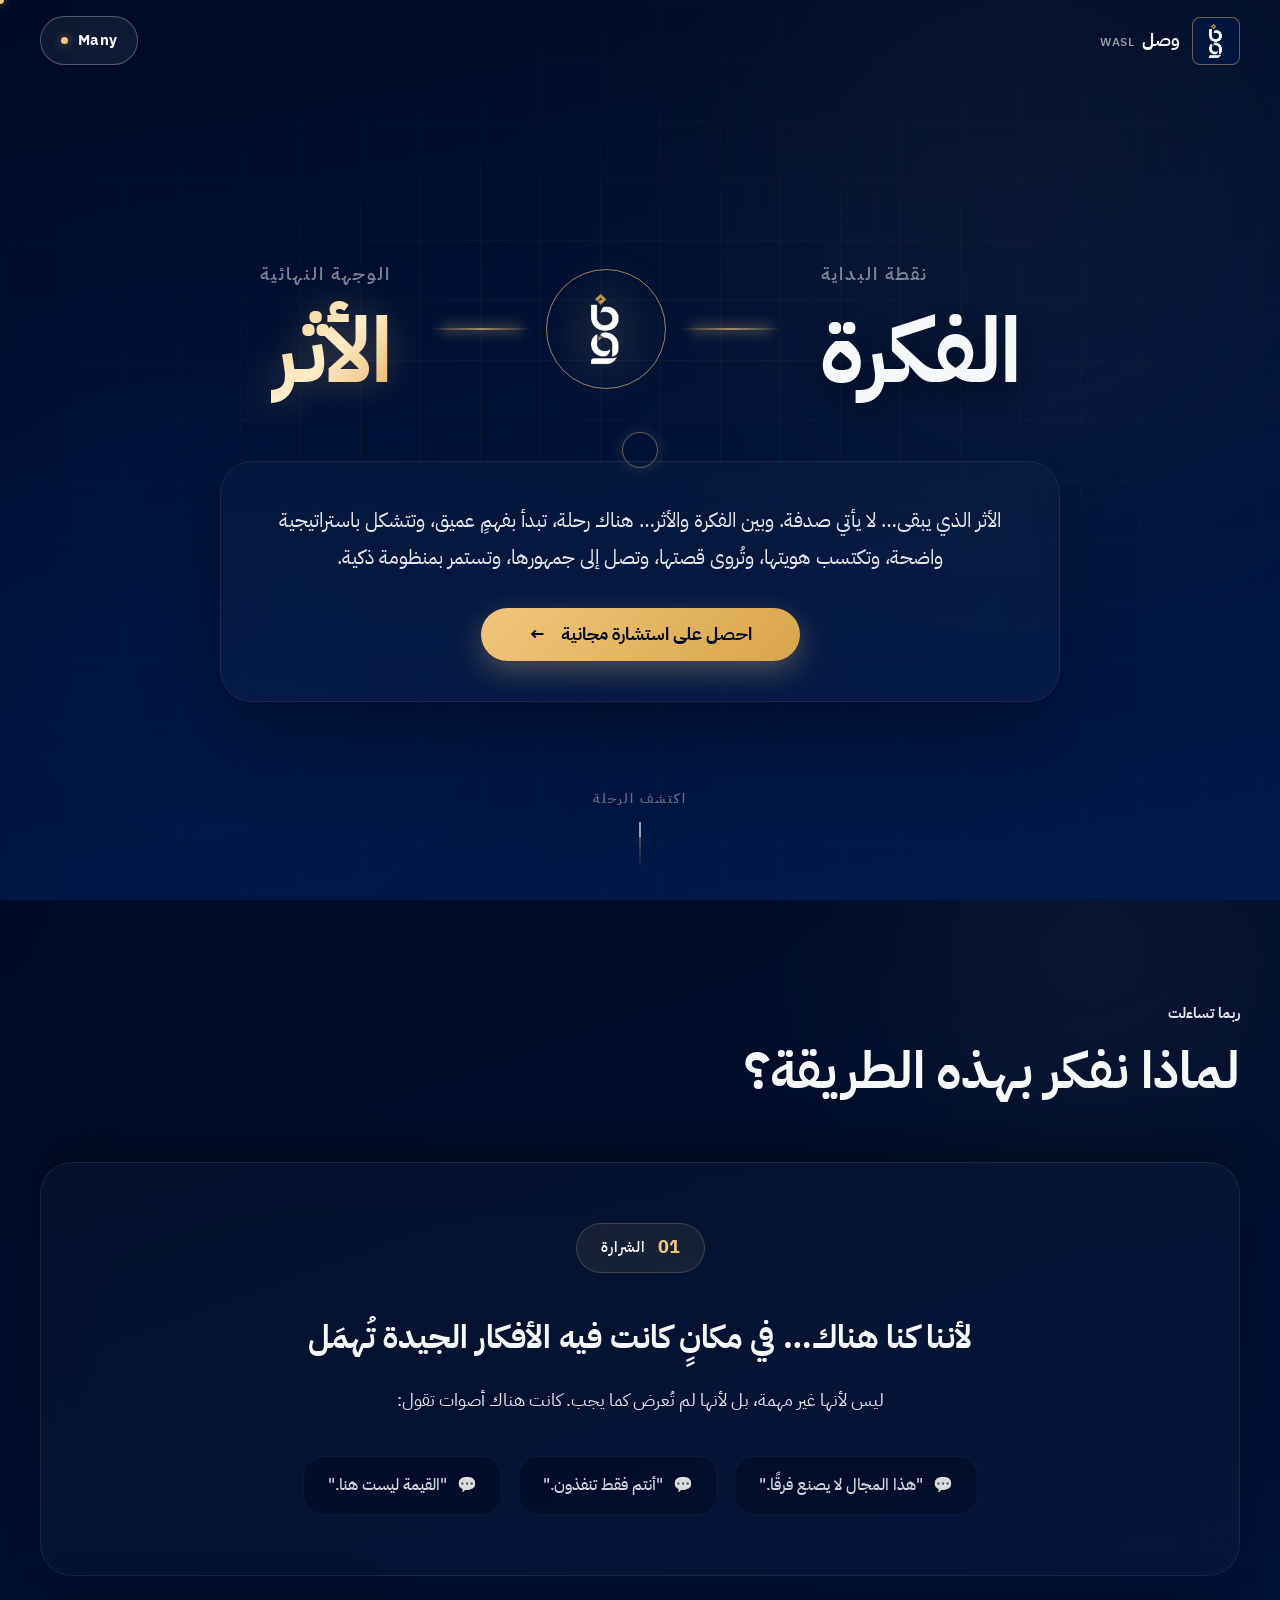
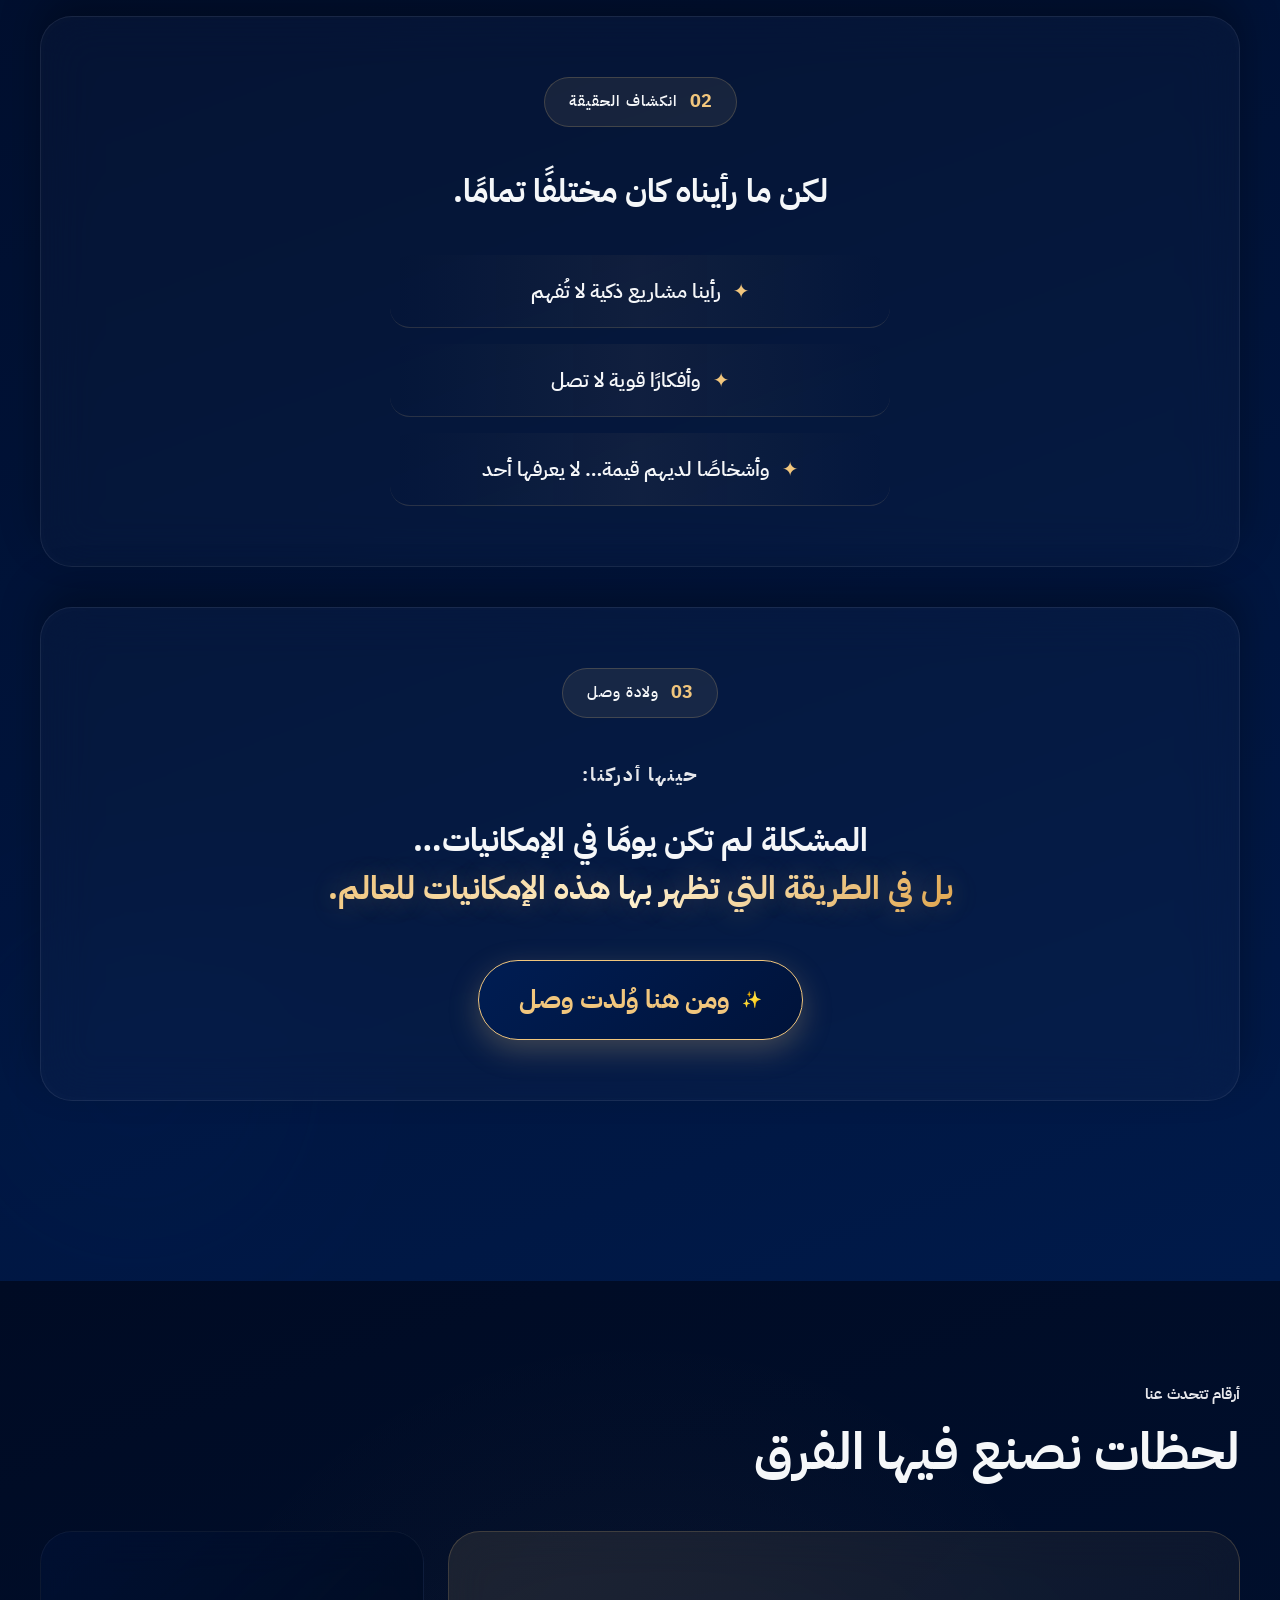
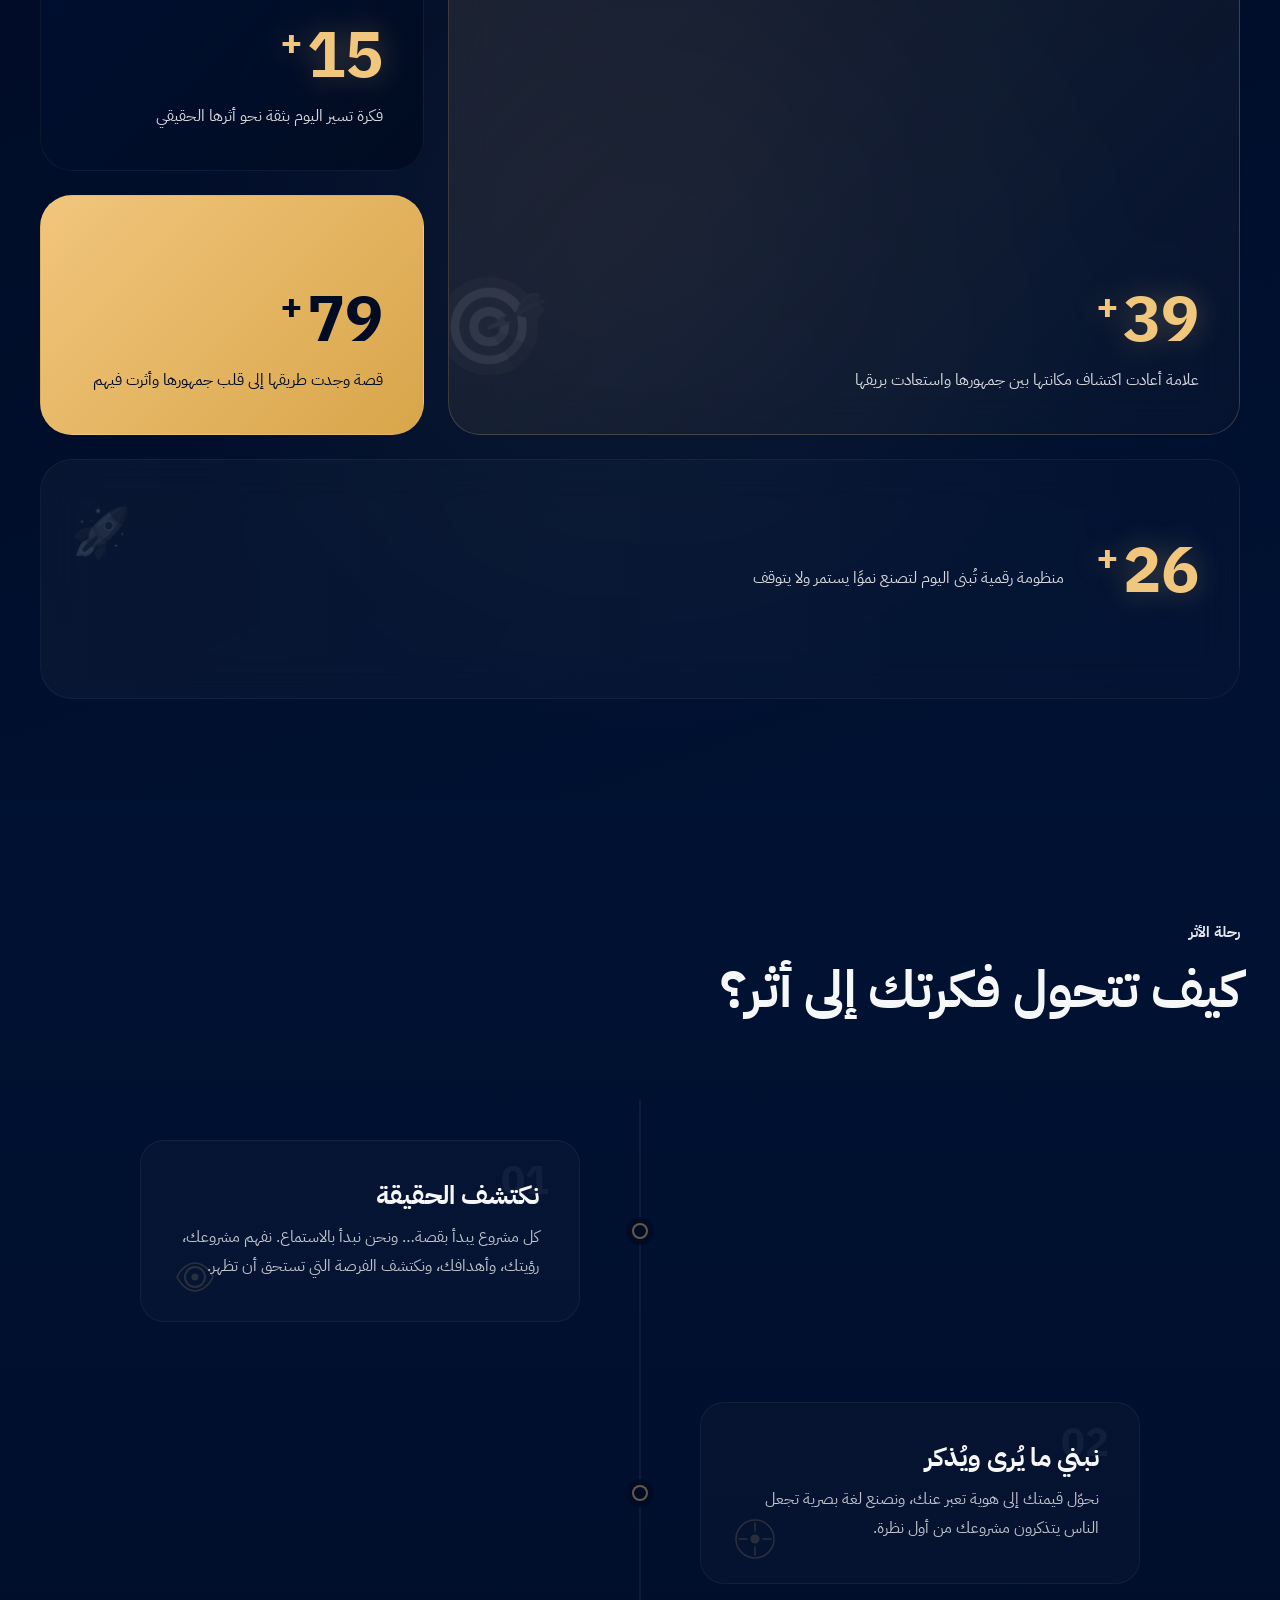
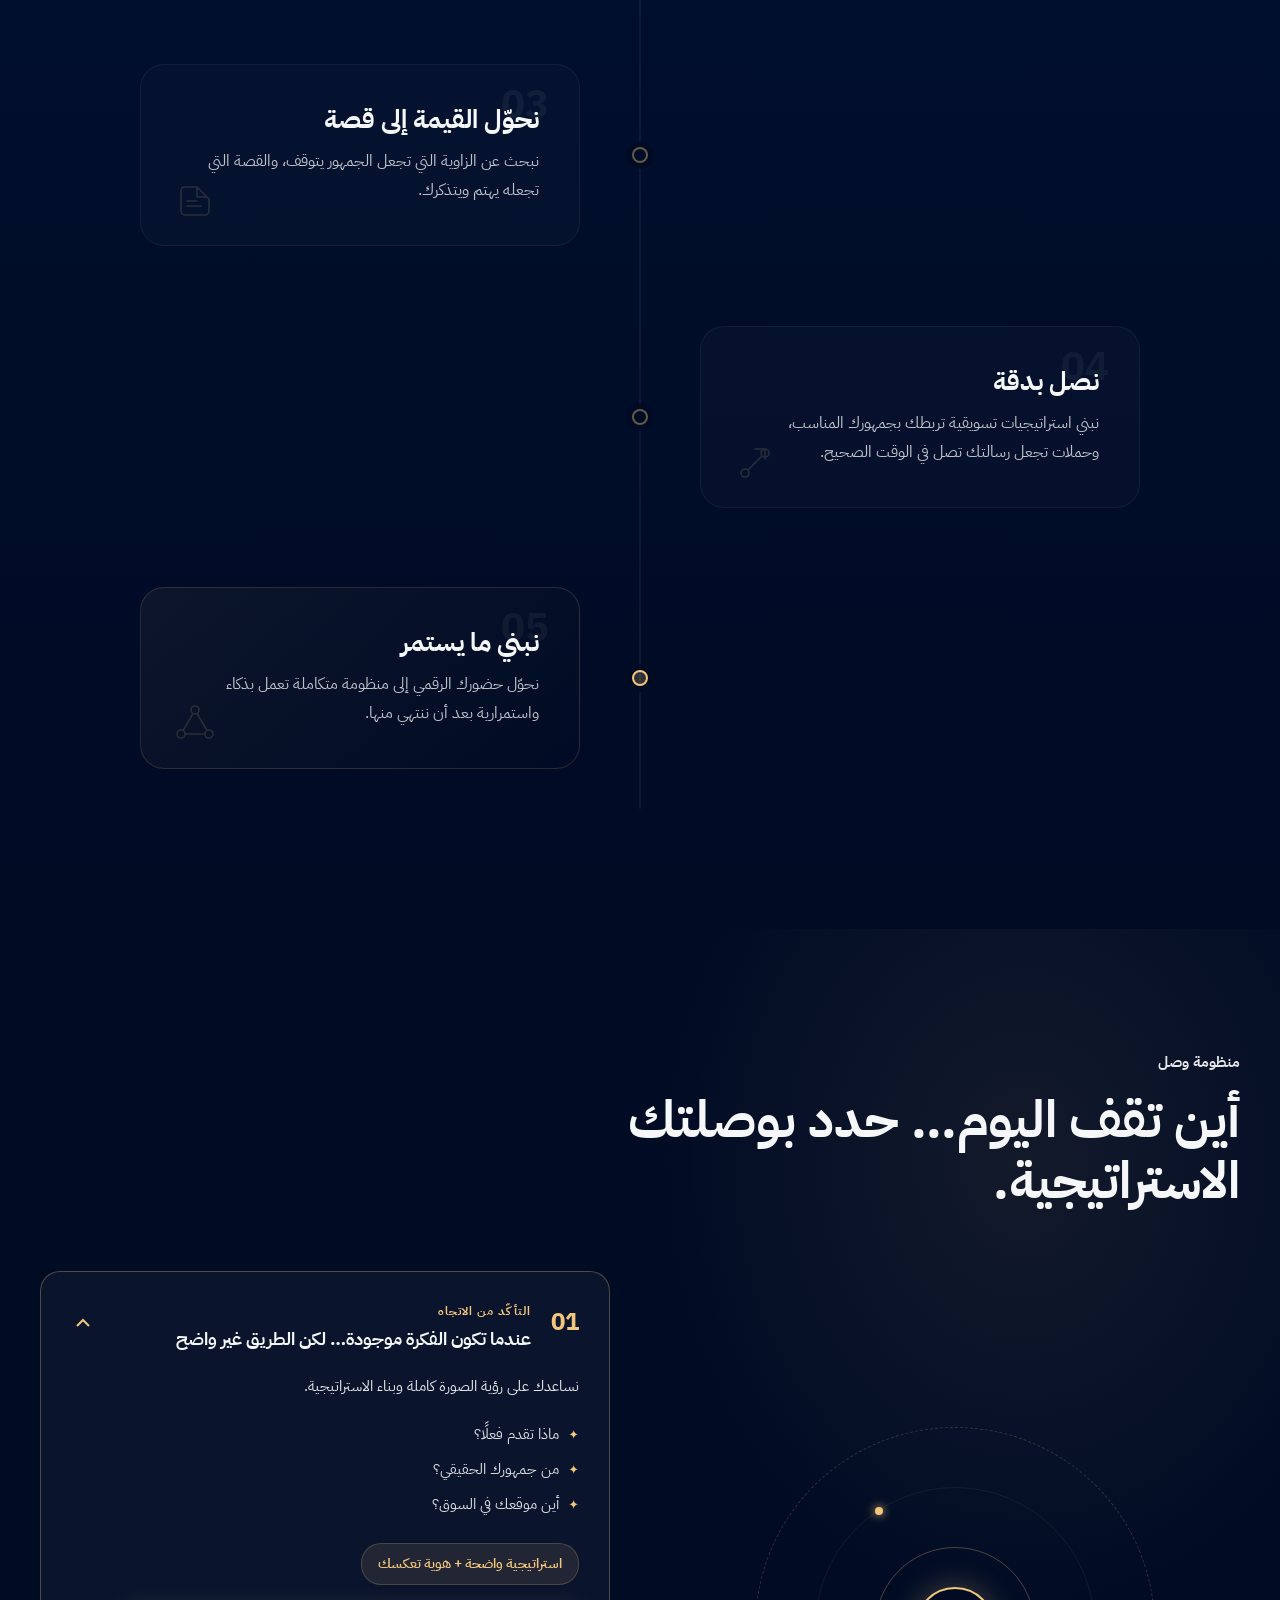
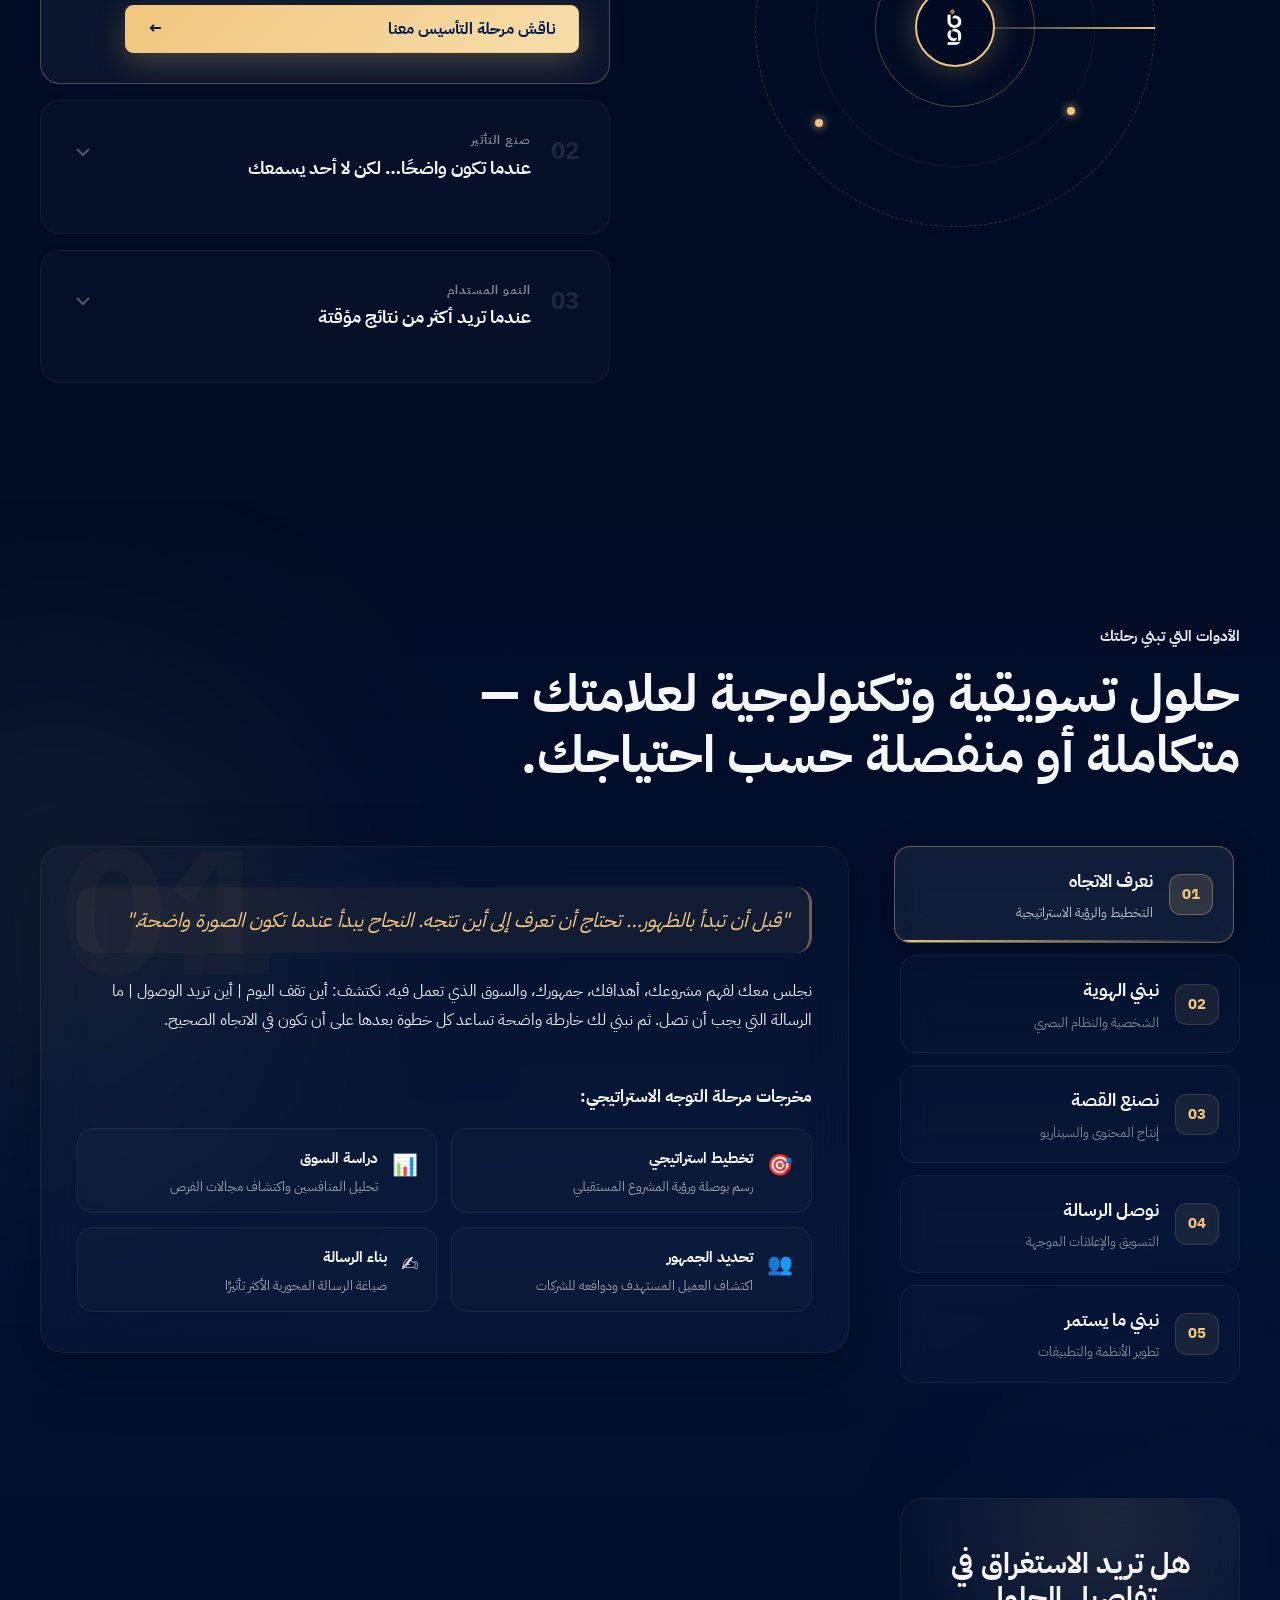
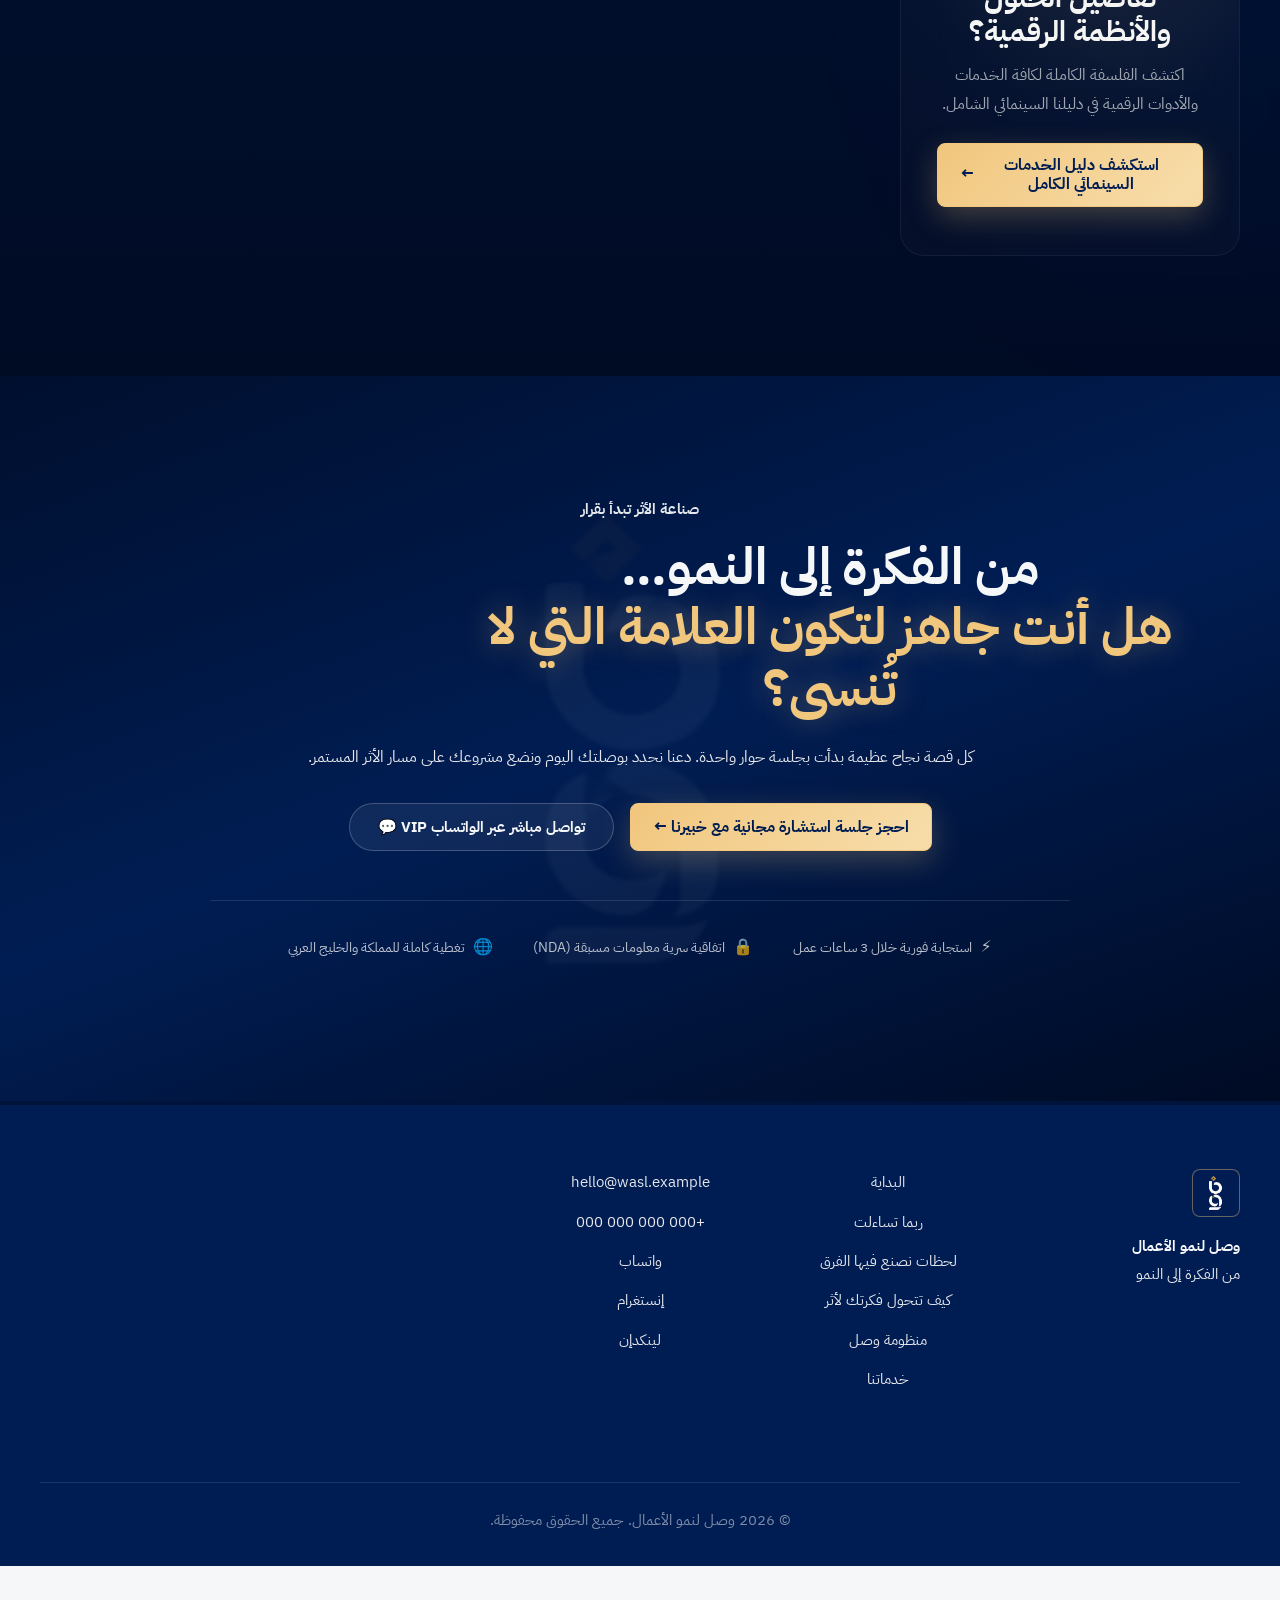
<file: index.html>
<!doctype html>
<html lang="ar" dir="rtl">
  <head>
    <meta charset="UTF-8" />
    <meta name="viewport" content="width=device-width, initial-scale=1.0" />
    <meta
      name="description"
      content="وصل لنمو الأعمال شركة تسويق تبني رحلة متكاملة من الاستراتيجية والهوية وصناعة المحتوى إلى الحملات والمنظومات الرقمية المستدامة."
    />
    <title>وصل لنمو الأعمال | من الفكرة إلى النمو</title>
    <link rel="preconnect" href="https://fonts.googleapis.com" />
    <link rel="preconnect" href="https://fonts.gstatic.com" crossorigin />
    <link
      href="https://fonts.googleapis.com/css2?family=IBM+Plex+Sans+Arabic:wght@400;500;600;700&display=swap"
      rel="stylesheet"
    />
    <link rel="stylesheet" href="css/style.css" />
  </head>
  <body>
    <!-- ═══════════════════════════════════════════════════════════
         Header
         ═══════════════════════════════════════════════════════════ -->
    <header class="site-header" data-header>
      <div class="container header-layout">
        <a class="brand" href="#home" aria-label="وصل لنمو الأعمال - العودة للبداية">
          <img src="assets/images/only_logo.png" alt="شعار وصل لنمو الأعمال" />
          <span class="brand-name">
            <span class="brand-ar">وصل</span>
            <span class="brand-en">Wasl</span>
          </span>
        </a>

        <button
          class="many-toggle"
          type="button"
          aria-label="فتح القائمة"
          aria-controls="many-drawer"
          aria-expanded="false"
          data-many-toggle
        >
          <span class="many-toggle-text">Many</span>
          <span class="many-toggle-dot" aria-hidden="true"></span>
        </button>
      </div>
    </header>

    <!-- ═══════════════════════════════════════════════════════════
         Many Drawer (Off-canvas navigation)
         ═══════════════════════════════════════════════════════════ -->
    <div class="many-overlay" data-many-overlay aria-hidden="true"></div>
    <nav
      class="many-drawer"
      id="many-drawer"
      aria-label="القائمة الرئيسية"
      data-many-drawer
    >
      <div class="many-drawer-head">
        <span class="many-drawer-brand">
          <img src="assets/images/only_logo.png" alt="" aria-hidden="true" />
          <span>وصل</span>
        </span>
        <button class="many-close" type="button" aria-label="إغلاق القائمة" data-many-close>
          <span aria-hidden="true">&times;</span>
        </button>
      </div>
      <div class="many-drawer-status">
        <span class="many-status-dot" aria-hidden="true"></span>
        <span>متاح للاستشارات | الرياض (GMT+3)</span>
      </div>
      <ul class="many-drawer-links">
        <li><a href="#home" data-many-link><span class="many-num">01</span>البداية</a></li>
        <li><a href="#why" data-many-link><span class="many-num">02</span>ربما تساءلت</a></li>
        <li><a href="#moments" data-many-link><span class="many-num">03</span>لحظات نصنع فيها الفرق</a></li>
        <li><a href="#transform" data-many-link><span class="many-num">04</span>كيف تتحول فكرتك لأثر</a></li>
        <li><a href="#system" data-many-link><span class="many-num">05</span>منظومة وصل</a></li>
        <li><a href="services.html" data-many-link><span class="many-num">06</span>خدماتنا</a></li>
      </ul>
      <div class="many-drawer-foot">
        <a href="mailto:hello@wasl.example">hello@wasl.example</a>
      </div>
    </nav>

    <main>
      <!-- ═══════════════════════════════════════════════════════════
           القسم الأول — الهيرو: الفكرة × الأثر (مبسّط)
           ═══════════════════════════════════════════════════════════ -->
      <section class="hero hero-premium section-dark" id="home" aria-labelledby="hero-title">
        <!-- Creative Background Elements -->
        <div class="hero-grid-bg" aria-hidden="true"></div>
        <div class="hero-glow-orb orb-top"></div>
        <div class="hero-glow-orb orb-bottom"></div>

        <div class="container hero-premium-layout">
          <!-- Dynamic Title Group -->
          <div class="hero-title-wrapper" data-hero-word>
            
            <div class="hero-title-col idea-col">
              <span class="hero-subtext">نقطة البداية</span>
              <h1 id="hero-title" class="hero-title-main">
                <span class="hero-word-main">الفكرة</span>
              </h1>
            </div>
            
            <div class="hero-connector-stage">
              <div class="hero-line-glow"></div>
              <div class="hero-logo-wrapper">
                <div class="hero-logo-rings" aria-hidden="true">
                  <span></span><span></span><span></span>
                </div>
                <img src="assets/images/only_logo.png" alt="Wasl Logo" class="hero-logo-img" />
              </div>
              <div class="hero-line-glow"></div>
            </div>
            
            <div class="hero-title-col impact-col">
              <span class="hero-subtext">الوجهة النهائية</span>
              <h1 class="hero-title-main">
                <span class="hero-word-main text-gradient-gold">الأثر</span>
              </h1>
            </div>

          </div>

          <!-- Glassmorphism Card for Description -->
          <div class="hero-glass-card" data-hero-word>
            <p class="hero-premium-desc">
              الأثر الذي يبقى… لا يأتي صدفة. وبين الفكرة والأثر… هناك رحلة، تبدأ
              بفهمٍ عميق، وتتشكل باستراتيجية واضحة، وتكتسب هويتها، وتُروى قصتها،
              وتصل إلى جمهورها، وتستمر بمنظومة ذكية.
            </p>
            <div class="hero-premium-actions">
              <button type="button" class="button button-primary button-glow" data-open-consult>
                <span>احصل على استشارة مجانية</span>
                <span class="btn-arrow">←</span>
              </button>
            </div>
          </div>
        </div>

        <div class="hero-scroll-hint" aria-hidden="true">
          <span class="scroll-text">اكتشف الرحلة</span>
          <div class="scroll-arrow-dynamic"></div>
        </div>
      </section>

      <!-- ═══════════════════════════════════════════════════════════
           القسم الثاني — ربما تساءلت (Sticky Stacking Cards)
           ═══════════════════════════════════════════════════════════ -->
      <section class="why section-dark" id="why" aria-labelledby="why-title">
        <div class="why-ambient" aria-hidden="true">
          <div class="why-orb why-orb-1"></div>
          <div class="why-orb why-orb-2"></div>
        </div>

        <div class="container">
          <div class="why-header text-center" data-reveal>
            <p class="eyebrow">ربما تساءلت</p>
            <h2 id="why-title">لماذا نفكر بهذه الطريقة؟</h2>
          </div>

          <div class="why-stacking-cards">
            
            <!-- Card 1 -->
            <div class="why-card-wrapper card-wrapper-1">
              <div class="why-card card-step-1">
                <div class="why-card-content">
                  <div class="why-card-meta">
                    <span class="why-step-num">01</span>
                    <span class="why-step-name">الشرارة</span>
                  </div>
                  <h3>لأننا كنا هناك… في مكانٍ كانت فيه الأفكار الجيدة تُهمَل</h3>
                  <p class="why-card-desc">ليس لأنها غير مهمة، بل لأنها لم تُعرض كما يجب. كانت هناك أصوات تقول:</p>
                  <div class="doubt-cards-grid">
                    <div class="doubt-card"><span class="doubt-icon">💬</span> "هذا المجال لا يصنع فرقًا."</div>
                    <div class="doubt-card"><span class="doubt-icon">💬</span> "أنتم فقط تنفذون."</div>
                    <div class="doubt-card"><span class="doubt-icon">💬</span> "القيمة ليست هنا."</div>
                  </div>
                </div>
              </div>
            </div>

            <!-- Card 2 -->
            <div class="why-card-wrapper card-wrapper-2">
              <div class="why-card card-step-2">
                <div class="why-card-content">
                  <div class="why-card-meta">
                    <span class="why-step-num">02</span>
                    <span class="why-step-name">انكشاف الحقيقة</span>
                  </div>
                  <h3>لكن ما رأيناه كان مختلفًا تمامًا.</h3>
                  <div class="revelation-list">
                    <div class="rev-item"><span class="rev-icon">✦</span> رأينا مشاريع ذكية لا تُفهم</div>
                    <div class="rev-item"><span class="rev-icon">✦</span> وأفكارًا قوية لا تصل</div>
                    <div class="rev-item"><span class="rev-icon">✦</span> وأشخاصًا لديهم قيمة… لا يعرفها أحد</div>
                  </div>
                </div>
              </div>
            </div>

            <!-- Card 3 -->
            <div class="why-card-wrapper card-wrapper-3">
              <div class="why-card card-step-3">
                <div class="why-card-content">
                  <div class="why-card-meta">
                    <span class="why-step-num">03</span>
                    <span class="why-step-name">ولادة وصل</span>
                  </div>
                  <p class="climax-lead">حينها أدركنا:</p>
                  <h3 class="climax-truth">
                    المشكلة لم تكن يومًا في الإمكانيات…<br />
                    <span class="gold-gradient-text">بل في الطريقة التي تظهر بها هذه الإمكانيات للعالم.</span>
                  </h3>
                  <div class="birth-badge">
                    <span class="birth-spark">✨</span>
                    <span class="birth-text">ومن هنا وُلدت وصل</span>
                  </div>
                </div>
              </div>
            </div>

          </div>
        </div>
      </section>

      <!-- ═══════════════════════════════════════════════════════════
           القسم الثالث — لحظات نصنع فيها الفرق (Premium Bento Grid)
           ═══════════════════════════════════════════════════════════ -->
      <section class="moments section-dark" id="moments" aria-labelledby="moments-title">
        <!-- Abstract Background -->
        <div class="moments-bg-glow"></div>

        <div class="container">
          <div class="section-heading text-center" data-reveal>
            <p class="eyebrow">أرقام تتحدث عنا</p>
            <h2 id="moments-title">لحظات نصنع فيها الفرق</h2>
          </div>

          <div class="bento-grid">
            <article class="bento-card bento-large" data-reveal>
              <div class="bento-content">
                <span class="bento-num">39<span class="bento-plus">+</span></span>
                <p>علامة أعادت اكتشاف مكانتها بين جمهورها واستعادت بريقها</p>
              </div>
              <div class="bento-icon">🎯</div>
            </article>
            
            <article class="bento-card bento-medium bento-dark" data-reveal>
              <div class="bento-content">
                <span class="bento-num">15<span class="bento-plus">+</span></span>
                <p>فكرة تسير اليوم بثقة نحو أثرها الحقيقي</p>
              </div>
            </article>
            
            <article class="bento-card bento-medium bento-gold" data-reveal>
              <div class="bento-content">
                <span class="bento-num">79<span class="bento-plus">+</span></span>
                <p>قصة وجدت طريقها إلى قلب جمهورها وأثرت فيهم</p>
              </div>
            </article>
            
            <article class="bento-card bento-wide" data-reveal>
              <div class="bento-content">
                <span class="bento-num">26<span class="bento-plus">+</span></span>
                <p>منظومة رقمية تُبنى اليوم لتصنع نموًا يستمر ولا يتوقف</p>
              </div>
              <div class="bento-icon">🚀</div>
            </article>
          </div>
        </div>
      </section>

      <!-- ═══════════════════════════════════════════════════════════
           القسم الرابع — كيف تتحول فكرتك إلى أثر (Glowing Timeline)
           ═══════════════════════════════════════════════════════════ -->
      <section class="transform section-dark" id="transform" aria-labelledby="transform-title">
        <div class="container">
          <div class="section-heading text-center" data-reveal>
            <p class="eyebrow">رحلة الأثر</p>
            <h2 id="transform-title">كيف تتحول فكرتك إلى أثر؟</h2>
          </div>
        </div>

        <div class="container timeline-container">
          <!-- The Glowing Center Line -->
          <div class="timeline-central-line"></div>

          <div class="timeline-wrapper">
            <!-- Step 1 -->
            <div class="timeline-item timeline-left" data-reveal="fade-right">
              <div class="timeline-dot"></div>
              <div class="timeline-card">
                <span class="timeline-step-num">01</span>
                <h3>نكتشف الحقيقة</h3>
                <p>كل مشروع يبدأ بقصة… ونحن نبدأ بالاستماع. نفهم مشروعك، رؤيتك، وأهدافك، ونكتشف الفرصة التي تستحق أن تظهر.</p>
                <div class="timeline-icon">
                  <svg viewBox="0 0 48 48" fill="none"><circle cx="24" cy="24" r="10" stroke="currentColor" stroke-width="2"/><circle cx="24" cy="24" r="3.5" fill="currentColor"/><path d="M6 24c4-9 12-14 18-14s14 5 18 14c-4 9-12 14-18 14S10 33 6 24Z" stroke="currentColor" stroke-width="1.6"/></svg>
                </div>
              </div>
            </div>

            <!-- Step 2 -->
            <div class="timeline-item timeline-right" data-reveal="fade-left">
              <div class="timeline-dot"></div>
              <div class="timeline-card">
                <span class="timeline-step-num">02</span>
                <h3>نبني ما يُرى ويُذكر</h3>
                <p>نحوّل قيمتك إلى هوية تعبر عنك، ونصنع لغة بصرية تجعل الناس يتذكرون مشروعك من أول نظرة.</p>
                <div class="timeline-icon">
                  <svg viewBox="0 0 48 48" fill="none"><circle cx="24" cy="24" r="19" stroke="currentColor" stroke-width="1.6"/><path d="M24 8v8M24 32v8M8 24h8M32 24h8" stroke="currentColor" stroke-width="1.6" stroke-linecap="round"/><circle cx="24" cy="24" r="4.5" fill="currentColor"/></svg>
                </div>
              </div>
            </div>

            <!-- Step 3 -->
            <div class="timeline-item timeline-left" data-reveal="fade-right">
              <div class="timeline-dot"></div>
              <div class="timeline-card">
                <span class="timeline-step-num">03</span>
                <h3>نحوّل القيمة إلى قصة</h3>
                <p>نبحث عن الزاوية التي تجعل الجمهور يتوقف، والقصة التي تجعله يهتم ويتذكرك.</p>
                <div class="timeline-icon">
                  <svg viewBox="0 0 48 48" fill="none"><path d="M10 34V14a4 4 0 0 1 4-4h12l12 12v12a4 4 0 0 1-4 4H14a4 4 0 0 1-4-4Z" stroke="currentColor" stroke-width="1.6"/><path d="M26 10v10h10" stroke="currentColor" stroke-width="1.6" stroke-linejoin="round"/><path d="M16 24h10M16 29h14" stroke="currentColor" stroke-width="1.6" stroke-linecap="round"/></svg>
                </div>
              </div>
            </div>

            <!-- Step 4 -->
            <div class="timeline-item timeline-right" data-reveal="fade-left">
              <div class="timeline-dot"></div>
              <div class="timeline-card">
                <span class="timeline-step-num">04</span>
                <h3>نصل بدقة</h3>
                <p>نبني استراتيجيات تسويقية تربطك بجمهورك المناسب، وحملات تجعل رسالتك تصل في الوقت الصحيح.</p>
                <div class="timeline-icon">
                  <svg viewBox="0 0 48 48" fill="none"><circle cx="14" cy="34" r="4" stroke="currentColor" stroke-width="1.6"/><circle cx="34" cy="14" r="4" stroke="currentColor" stroke-width="1.6"/><path d="M17 31 31 17" stroke="currentColor" stroke-width="1.6"/><path d="M24 10h10v10" stroke="currentColor" stroke-width="1.6" stroke-linecap="round" stroke-linejoin="round"/></svg>
                </div>
              </div>
            </div>

            <!-- Step 5 -->
            <div class="timeline-item timeline-left" data-reveal="fade-right">
              <div class="timeline-dot timeline-dot-final"></div>
              <div class="timeline-card card-final">
                <span class="timeline-step-num">05</span>
                <h3>نبني ما يستمر</h3>
                <p>نحوّل حضورك الرقمي إلى منظومة متكاملة تعمل بذكاء واستمرارية بعد أن ننتهي منها.</p>
                <div class="timeline-icon">
                  <svg viewBox="0 0 48 48" fill="none"><circle cx="24" cy="10" r="4" stroke="currentColor" stroke-width="1.6"/><circle cx="10" cy="34" r="4" stroke="currentColor" stroke-width="1.6"/><circle cx="38" cy="34" r="4" stroke="currentColor" stroke-width="1.6"/><path d="M22 13.5 12 30.5M26 13.5l10 17M14 34h20" stroke="currentColor" stroke-width="1.5"/></svg>
                </div>
              </div>
            </div>

          </div>
        </div>
      </section>

      <!-- ═══════════════════════════════════════════════════════════
           القسم الخامس — منظومة وصل (Strategic Compass)
           ═══════════════════════════════════════════════════════════ -->
      <section class="system section-dark" id="system" aria-labelledby="system-title">
        <div class="system-ambient"></div>
        <div class="container">
          <div class="section-heading text-center" data-reveal>
            <p class="eyebrow">منظومة وصل</p>
            <h2 id="system-title">أين تقف اليوم… حدد بوصلتك الاستراتيجية.</h2>
          </div>

          <div class="system-compass-stage">
            
            <!-- Left: The Visual Compass -->
            <div class="compass-visual-col" data-reveal="fade-right">
              <div class="compass-visual">
                <div class="compass-ring ring-1"></div>
                <div class="compass-ring ring-2"></div>
                <div class="compass-ring ring-3"></div>
                <div class="compass-core">
                  <img src="assets/images/only_logo.png" alt="Wasl Logo" class="compass-logo" />
                </div>
                <div class="compass-scan-line"></div>
                <div class="compass-dots">
                  <span class="dot d1"></span>
                  <span class="dot d2"></span>
                  <span class="dot d3"></span>
                </div>
              </div>
            </div>

            <!-- Right: Interactive Diagnostic Accordion -->
            <div class="system-cards-container" data-reveal="fade-left">
              
              <!-- Item 1 -->
              <div class="compass-item">
                <button class="system-card is-active" data-system-card="0" aria-expanded="true">
                  <span class="system-card-num">01</span>
                  <div class="system-card-title-group">
                    <span class="system-card-tag">التأكّد من الاتجاه</span>
                    <h3>عندما تكون الفكرة موجودة… لكن الطريق غير واضح</h3>
                  </div>
                  <div class="system-card-chevron">
                    <svg width="24" height="24" viewBox="0 0 24 24" fill="none" stroke="currentColor" stroke-width="2"><path d="M6 9l6 6 6-6"/></svg>
                  </div>
                </button>
                <div class="system-detail is-active" data-system-detail="0">
                  <div class="system-detail-content">
                    <p class="system-card-hint">نساعدك على رؤية الصورة كاملة وبناء الاستراتيجية.</p>
                    <div class="system-detail-questions">
                      <ul>
                        <li>ماذا تقدم فعلًا؟</li>
                        <li>من جمهورك الحقيقي؟</li>
                        <li>أين موقعك في السوق؟</li>
                      </ul>
                    </div>
                    <div class="system-detail-output">
                      <div class="output-badge">استراتيجية واضحة + هوية تعكسك</div>
                      <button type="button" class="button button-primary consult-trigger-btn" data-open-consult data-service-preset="بناء هوية واستراتيجية">
                        <span>ناقش مرحلة التأسيس معنا</span>
                        <span class="btn-arrow">←</span>
                      </button>
                    </div>
                  </div>
                </div>
              </div>

              <!-- Item 2 -->
              <div class="compass-item">
                <button class="system-card" data-system-card="1" aria-expanded="false">
                  <span class="system-card-num">02</span>
                  <div class="system-card-title-group">
                    <span class="system-card-tag">صنع التأثير</span>
                    <h3>عندما تكون واضحًا… لكن لا أحد يسمعك</h3>
                  </div>
                  <div class="system-card-chevron">
                    <svg width="24" height="24" viewBox="0 0 24 24" fill="none" stroke="currentColor" stroke-width="2"><path d="M6 9l6 6 6-6"/></svg>
                  </div>
                </button>
                <div class="system-detail" data-system-detail="1">
                  <div class="system-detail-content">
                    <p class="system-card-hint">نحول حضورك إلى محتوى يلامس الناس وحملات تصل بذكاء.</p>
                    <div class="system-detail-questions">
                      <ul>
                        <li>محتوى يُفهم ويخاطب العاطفة.</li>
                        <li>رسائل تُقنع وتترك أثرًا.</li>
                        <li>حملات رقمية تصل للشخص المناسب.</li>
                      </ul>
                    </div>
                    <div class="system-detail-output">
                      <div class="output-badge">صناعة محتوى + إدارات وتأثير رقمي</div>
                      <button type="button" class="button button-primary consult-trigger-btn" data-open-consult data-service-preset="صناعة محتوى وإعلام">
                        <span>ناقش مرحلة التأثير معنا</span>
                        <span class="btn-arrow">←</span>
                      </button>
                    </div>
                  </div>
                </div>
              </div>

              <!-- Item 3 -->
              <div class="compass-item">
                <button class="system-card" data-system-card="2" aria-expanded="false">
                  <span class="system-card-num">03</span>
                  <div class="system-card-title-group">
                    <span class="system-card-tag">النمو المستدام</span>
                    <h3>عندما تريد أكثر من نتائج مؤقتة</h3>
                  </div>
                  <div class="system-card-chevron">
                    <svg width="24" height="24" viewBox="0 0 24 24" fill="none" stroke="currentColor" stroke-width="2"><path d="M6 9l6 6 6-6"/></svg>
                  </div>
                </button>
                <div class="system-detail" data-system-detail="2">
                  <div class="system-detail-content">
                    <p class="system-card-hint">نبني لك منظومة رقمية متكاملة تعمل معك باستمرارية.</p>
                    <div class="system-detail-questions">
                      <ul>
                        <li>صفحات هبوط عالية التحويل.</li>
                        <li>ظهور مستمر في محركات البحث SEO.</li>
                        <li>أدوات وأتمتة تجعل مشروعك ينمو بذكاء.</li>
                      </ul>
                    </div>
                    <div class="system-detail-output">
                      <div class="output-badge">صفحات هبوط + أتمتة + بناء أنظمة</div>
                      <button type="button" class="button button-primary consult-trigger-btn" data-open-consult data-service-preset="استشارة نمو متكاملة">
                        <span>ناقش مرحلة المنظومة معنا</span>
                        <span class="btn-arrow">←</span>
                      </button>
                    </div>
                  </div>
                </div>
              </div>

            </div>
          </div>
        </div>
      </section>

      <!-- ═══════════════════════════════════════════════════════════
           القسم السادس — الأدوات التي تبني رحلتك (Immersive Studio)
           ═══════════════════════════════════════════════════════════ -->
      <section class="services section-dark" id="services" aria-labelledby="services-title">
        <div class="services-glow-orb services-orb-1"></div>
        <div class="services-glow-orb services-orb-2"></div>
        <div class="container">
          <div class="section-heading text-center" data-reveal>
            <p class="eyebrow">الأدوات التي تبني رحلتك</p>
            <h2 id="services-title">حلول تسويقية وتكنولوجية لعلامتك — متكاملة أو منفصلة حسب احتياجك.</h2>
          </div>

          <!-- Immersive Studio Layout -->
          <div class="solutions-master-studio" data-studio>
            
            <!-- Left Navigation Control Hub -->
            <div class="studio-nav-hub" role="tablist" aria-label="مراحل رحلة وصل">
              <button type="button" class="studio-nav-item is-active" role="tab" aria-selected="true" data-studio-nav="0">
                <span class="studio-nav-num">01</span>
                <div class="studio-nav-text">
                  <span class="studio-nav-title">نعرف الاتجاه</span>
                  <span class="studio-nav-subtitle">التخطيط والرؤية الاستراتيجية</span>
                </div>
                <div class="studio-nav-bar" aria-hidden="true"></div>
              </button>

              <button type="button" class="studio-nav-item" role="tab" aria-selected="false" data-studio-nav="1">
                <span class="studio-nav-num">02</span>
                <div class="studio-nav-text">
                  <span class="studio-nav-title">نبني الهوية</span>
                  <span class="studio-nav-subtitle">الشخصية والنظام البصري</span>
                </div>
                <div class="studio-nav-bar" aria-hidden="true"></div>
              </button>

              <button type="button" class="studio-nav-item" role="tab" aria-selected="false" data-studio-nav="2">
                <span class="studio-nav-num">03</span>
                <div class="studio-nav-text">
                  <span class="studio-nav-title">نصنع القصة</span>
                  <span class="studio-nav-subtitle">إنتاج المحتوى والسيناريو</span>
                </div>
                <div class="studio-nav-bar" aria-hidden="true"></div>
              </button>

              <button type="button" class="studio-nav-item" role="tab" aria-selected="false" data-studio-nav="3">
                <span class="studio-nav-num">04</span>
                <div class="studio-nav-text">
                  <span class="studio-nav-title">نوصل الرسالة</span>
                  <span class="studio-nav-subtitle">التسويق والإعلانات الموجهة</span>
                </div>
                <div class="studio-nav-bar" aria-hidden="true"></div>
              </button>

              <button type="button" class="studio-nav-item" role="tab" aria-selected="false" data-studio-nav="4">
                <span class="studio-nav-num">05</span>
                <div class="studio-nav-text">
                  <span class="studio-nav-title">نبني ما يستمر</span>
                  <span class="studio-nav-subtitle">تطوير الأنظمة والتطبيقات</span>
                </div>
                <div class="studio-nav-bar" aria-hidden="true"></div>
              </button>
            </div>

            <!-- Right Master Stage Canvas -->
            <div class="studio-stage-canvas">
              
              <!-- Stage Panel 01 -->
              <article class="studio-panel is-active" role="tabpanel" data-studio-panel="0">
                <span class="studio-watermark" aria-hidden="true">01</span>
                <blockquote class="studio-quote">
                  "قبل أن تبدأ بالظهور… تحتاج أن تعرف إلى أين تتجه. النجاح يبدأ عندما تكون الصورة واضحة."
                </blockquote>
                <p class="studio-desc">
                  نجلس معك لفهم مشروعك، أهدافك، جمهورك، والسوق الذي تعمل فيه. نكتشف: أين تقف اليوم | أين تريد الوصول | ما الرسالة التي يجب أن تصل. ثم نبني لك خارطة واضحة تساعد كل خطوة بعدها على أن تكون في الاتجاه الصحيح.
                </p>

                <div class="studio-deliverables">
                  <h4 class="deliverables-heading">مخرجات مرحلة التوجه الاستراتيجي:</h4>
                  <div class="deliverables-grid">
                    <div class="deliverable-card">
                      <span class="deliverable-icon">🎯</span>
                      <div>
                        <h5>تخطيط استراتيجي</h5>
                        <p>رسم بوصلة ورؤية المشروع المستقبلي</p>
                      </div>
                    </div>
                    <div class="deliverable-card">
                      <span class="deliverable-icon">📊</span>
                      <div>
                        <h5>دراسة السوق</h5>
                        <p>تحليل المنافسين واكتشاف مجالات الفرص</p>
                      </div>
                    </div>
                    <div class="deliverable-card">
                      <span class="deliverable-icon">👥</span>
                      <div>
                        <h5>تحديد الجمهور</h5>
                        <p>اكتشاف العميل المستهدف ودوافعه للشركات</p>
                      </div>
                    </div>
                    <div class="deliverable-card">
                      <span class="deliverable-icon">✍️</span>
                      <div>
                        <h5>بناء الرسالة</h5>
                        <p>صياغة الرسالة المحورية الأكثر تأثيرًا</p>
                      </div>
                    </div>
                  </div>
                </div>
              </article>

              <!-- Stage Panel 02 -->
              <article class="studio-panel" role="tabpanel" data-studio-panel="1">
                <span class="studio-watermark" aria-hidden="true">02</span>
                <blockquote class="studio-quote">
                  "العلامة القوية لا تبدأ من الشعار فقط، بل من شخصية يتذكرها الناس ويعرفونها."
                </blockquote>
                <p class="studio-desc">
                  عندما تتضح الفكرة… نمنحها شكلًا يُرى. نبني هوية بصرية تعكس جوهر مشروعك: الشعار | الألوان | الخطوط | أسلوب التواصل | النظام البصري الكامل. لأن الهوية ليست مجرد تصميم… إنها الطريقة التي يتعرف بها العالم عليك.
                </p>

                <div class="studio-deliverables">
                  <h4 class="deliverables-heading">مخرجات مرحلة الهوية البصرية:</h4>
                  <div class="deliverables-grid">
                    <div class="deliverable-card">
                      <span class="deliverable-icon">✨</span>
                      <div>
                        <h5>تصميم الشعار</h5>
                        <p>الرمز الفلسفي الأساسي المعبر عن علامتك</p>
                      </div>
                    </div>
                    <div class="deliverable-card">
                      <span class="deliverable-icon">🎨</span>
                      <div>
                        <h5>هوية بصرية</h5>
                        <p>لغة الألوان والخطوط والأبعاد الكريستالية</p>
                      </div>
                    </div>
                    <div class="deliverable-card">
                      <span class="deliverable-icon">💬</span>
                      <div>
                        <h5>أسلوب التواصل</h5>
                        <p>نبرة الصوت وشخصية البراند المعتمدة</p>
                      </div>
                    </div>
                    <div class="deliverable-card">
                      <span class="deliverable-icon">📐</span>
                      <div>
                        <h5>النظام البصري</h5>
                        <p>دليل استخدام العلامة التجارية الموحد</p>
                      </div>
                    </div>
                  </div>
                </div>
              </article>

              <!-- Stage Panel 03 -->
              <article class="studio-panel" role="tabpanel" data-studio-panel="2">
                <span class="studio-watermark" aria-hidden="true">03</span>
                <blockquote class="studio-quote">
                  "المحتوى الحقيقي لا يملأ المساحات… بل يترك أثرًا يتناقله الناس."
                </blockquote>
                <p class="studio-desc">
                  لأن القيمة التي لا تُروى… قد لا تصل. نحوّل أفكارك وخبرتك إلى محتوى يجعل جمهورك يفهمك ويتفاعل معك. نبحث عن الزاوية المختلفة والقصة التي تلامس الناس، ثم نصنع المحتوى من الفكرة والسيناريو إلى الإنتاج والمونتاج والموشن جرافيك.
                </p>

                <div class="studio-deliverables">
                  <h4 class="deliverables-heading">مخرجات مرحلة صناعة المحتوى والقصة:</h4>
                  <div class="deliverables-grid">
                    <div class="deliverable-card">
                      <span class="deliverable-icon">📝</span>
                      <div>
                        <h5>صناعة المحتوى</h5>
                        <p>كتابة السيناريوهات والقصص الإبداعية</p>
                      </div>
                    </div>
                    <div class="deliverable-card">
                      <span class="deliverable-icon">🎬</span>
                      <div>
                        <h5>إنتاج الفيديو</h5>
                        <p>التصوير والإخراج السينمائي العالي</p>
                      </div>
                    </div>
                    <div class="deliverable-card">
                      <span class="deliverable-icon">💫</span>
                      <div>
                        <h5>الموشن جرافيك</h5>
                        <p>التحريك البصري وتوضيح الأفكار المعقدة</p>
                      </div>
                    </div>
                    <div class="deliverable-card">
                      <span class="deliverable-icon">🎙️</span>
                      <div>
                        <h5>المونتاج والهندسة</h5>
                        <p>التركيب والتلوين والتعليق الصوتي</p>
                      </div>
                    </div>
                  </div>
                </div>
              </article>

              <!-- Stage Panel 04 -->
              <article class="studio-panel" role="tabpanel" data-studio-panel="3">
                <span class="studio-watermark" aria-hidden="true">04</span>
                <blockquote class="studio-quote">
                  "كل ريال يُنفق في التسويق يجب أن يصنع فرقًا حقيقيًا في النتيجة."
                </blockquote>
                <p class="studio-desc">
                  وجودك لا يكفي… يجب أن تصل للشخص الصحيح. نخطط وننفذ حلول التسويق الرقمي التي تربط علامتك بجمهورها. نختار القنوات المناسبة، نصنع الإعلانات الموجهة، ونحلل الأداء لنضمن أفضل المخرجات والنتائج.
                </p>

                <div class="studio-deliverables">
                  <h4 class="deliverables-heading">مخرجات مرحلة التسويق والوصول:</h4>
                  <div class="deliverables-grid">
                    <div class="deliverable-card">
                      <span class="deliverable-icon">📈</span>
                      <div>
                        <h5>إدارة الحملات</h5>
                        <p>إطلاق الحملات التسويقية الموجهة بذكاء</p>
                      </div>
                    </div>
                    <div class="deliverable-card">
                      <span class="deliverable-icon">🎯</span>
                      <div>
                        <h5>الإعلانات المباشرة</h5>
                        <p>استهداف الجمهور ذو القيمة العالية</p>
                      </div>
                    </div>
                    <div class="deliverable-card">
                      <span class="deliverable-icon">🔍</span>
                      <div>
                        <h5>تحسين الأداء</h5>
                        <p>تحليل البيانات ومعدلات التحويل المباشرة</p>
                      </div>
                    </div>
                    <div class="deliverable-card">
                      <span class="deliverable-icon">⚡</span>
                      <div>
                        <h5>استراتيجيات الوصول</h5>
                        <p>التواجد الفعال على القنوات الأنسب</p>
                      </div>
                    </div>
                  </div>
                </div>
              </article>

              <!-- Stage Panel 05 -->
              <article class="studio-panel" role="tabpanel" data-studio-panel="4">
                <span class="studio-watermark" aria-hidden="true">05</span>
                <blockquote class="studio-quote">
                  "الأثر لا يعتمد على لحظة… بل على منظومة رقمية تعمل بذكاء واستمرار."
                </blockquote>
                <p class="studio-desc">
                  نحوّل حضورك الرقمي إلى تجربة متكاملة تعمل باستمرارية وذكاء. نطور تطبيقات الجوال، نصنع صفحات الهبوط، نحسن ظهورك في محركات البحث SEO، ونؤتمت عملياتك لتعمل بكفاءة واستدامة.
                </p>

                <div class="studio-deliverables">
                  <h4 class="deliverables-heading">مخرجات مرحلة المنظومة والاستمرارية:</h4>
                  <div class="deliverables-grid">
                    <div class="deliverable-card">
                      <span class="deliverable-icon">📱</span>
                      <div>
                        <h5>تطوير التطبيقات</h5>
                        <p>برمجة تطبيقات الجوال المتطورة والأنظمة</p>
                      </div>
                    </div>
                    <div class="deliverable-card">
                      <span class="deliverable-icon">🚀</span>
                      <div>
                        <h5>تحسين SEO</h5>
                        <p>الصدارة المستمرة في محركات البحث Google</p>
                      </div>
                    </div>
                    <div class="deliverable-card">
                      <span class="deliverable-icon">💻</span>
                      <div>
                        <h5>صفحات الهبوط</h5>
                        <p>تصميم وتطوير صفحات عالية التحويل</p>
                      </div>
                    </div>
                    <div class="deliverable-card">
                      <span class="deliverable-icon">⚙️</span>
                      <div>
                        <h5>أتمتة الأعمال</h5>
                        <p>بناء الأنظمة والتكامل الرقمي المستمر</p>
                      </div>
                    </div>
                  </div>
                </div>
              </article>

            </div>

          <!-- Panoramic Gateway Banner -->
          <div class="services-gateway-banner" data-reveal>
            <div class="gateway-glow" aria-hidden="true"></div>
            <div class="gateway-content">
              <h3>هل تريد الاستغراق في تفاصيل الحلول والأنظمة الرقمية؟</h3>
              <p>اكتشف الفلسفة الكاملة لكافة الخدمات والأدوات الرقمية في دليلنا السينمائي الشامل.</p>
              <a href="services.html" class="button button-primary gateway-btn">
                <span>استكشف دليل الخدمات السينمائي الكامل</span>
                <span class="btn-arrow">←</span>
              </a>
            </div>
          </div>
        </div>
      </section>

      <!-- ═══════════════════════════════════════════════════════════
           القسم السابع — بوابة انطلاق الأثر (VIP Portal)
           ═══════════════════════════════════════════════════════════ -->
      <section class="final-cta section-dark" id="start" aria-labelledby="cta-title">
        <div class="container final-cta-layout">
          <div class="cta-portal-bg" aria-hidden="true">
            <div class="portal-logo-glow">
              <img src="assets/images/only_logo.png" alt="" />
            </div>
          </div>

          <div class="cta-completion-node" aria-hidden="true">
            <div class="cta-node-ring"></div>
            <div class="cta-node-dot"></div>
          </div>

          <p class="eyebrow">صناعة الأثر تبدأ بقرار</p>
          <h2 id="cta-title" data-reveal>
            من الفكرة إلى النمو…<br />
            <span class="accent-text">هل أنت جاهز لتكون العلامة التي لا تُنسى؟</span>
          </h2>

          <p class="cta-desc" data-reveal>
            كل قصة نجاح عظيمة بدأت بجلسة حوار واحدة. دعنا نحدد بوصلتك اليوم ونضع مشروعك على مسار الأثر المستمر.
          </p>

          <div class="cta-actions-group" data-reveal>
            <button type="button" class="button button-primary cta-btn-main" data-open-consult>
              احجز جلسة استشارة مجانية مع خبيرنا ←
            </button>
            <a href="https://wa.me/966500000000" target="_blank" rel="noopener" class="button button-glass cta-btn-wa">
              تواصل مباشر عبر الواتساب VIP 💬
            </a>
          </div>

          <div class="cta-trust-strip" data-reveal>
            <div class="trust-item">
              <span class="trust-icon">⚡</span>
              <span>استجابة فورية خلال 3 ساعات عمل</span>
            </div>
            <div class="trust-item">
              <span class="trust-icon">🔒</span>
              <span>اتفاقية سرية معلومات مسبقة (NDA)</span>
            </div>
            <div class="trust-item">
              <span class="trust-icon">🌐</span>
              <span>تغطية كاملة للمملكة والخليج العربي</span>
            </div>
          </div>
        </div>
      </section>
    </main>

    <!-- ═══════════════════════════════════════════════════════════
         Footer
         ═══════════════════════════════════════════════════════════ -->
    <footer class="site-footer">
      <div class="container footer-layout">
        <div class="footer-brand">
          <img src="assets/images/only_logo.png" alt="شعار وصل لنمو الأعمال" loading="lazy" />
          <div>
            <strong>وصل لنمو الأعمال</strong>
            <p>من الفكرة إلى النمو</p>
          </div>
        </div>

        <nav class="footer-nav" aria-label="روابط الفوتر">
          <a href="#home">البداية</a>
          <a href="#why">ربما تساءلت</a>
          <a href="#moments">لحظات نصنع فيها الفرق</a>
          <a href="#transform">كيف تتحول فكرتك لأثر</a>
          <a href="#system">منظومة وصل</a>
          <a href="#services">خدماتنا</a>
        </nav>

        <address class="footer-contact">
          <a href="mailto:hello@wasl.example">hello@wasl.example</a>
          <a href="tel:+000000000000">+000 000 000 000</a>
          <a href="#start">واتساب</a>
          <a href="#start">إنستغرام</a>
          <a href="#start">لينكدإن</a>
        </address>

        <p class="copyright">© 2026 وصل لنمو الأعمال. جميع الحقوق محفوظة.</p>
      </div>
    </footer>

    <!-- ═══════════════════════════════════════════════════════════
         Consultation Modal
         ═══════════════════════════════════════════════════════════ -->
    <div class="consult-overlay" data-consult-overlay aria-hidden="true"></div>
    <div
      class="consult-modal"
      role="dialog"
      aria-modal="true"
      aria-labelledby="consult-title"
      data-consult-modal
    >
      <button class="consult-close" type="button" aria-label="إغلاق النافذة" data-consult-close>
        <span aria-hidden="true">&times;</span>
      </button>
      <div class="consult-head">
        <p class="eyebrow">احجز وقتك</p>
        <h3 id="consult-title">احصل على استشارة مجانية</h3>
        <p class="consult-sub">أخبرنا القليل عن فكرتك، ونعود إليك في أقرب وقت.</p>
      </div>
      <form class="consult-form" data-consult-form>
        <div class="consult-field">
          <span class="consult-services-title">الخدمة المطلوبة (يمكنك اختيار أكثر من خدمة)</span>
          <div class="consult-services" data-consult-pills>
            <button type="button" class="service-pill" data-service="بناء هوية واستراتيجية">بناء هوية واستراتيجية</button>
            <button type="button" class="service-pill" data-service="تطوير متجر إلكتروني">تطوير متجر إلكتروني</button>
            <button type="button" class="service-pill" data-service="صناعة محتوى وإعلام">صناعة محتوى وإعلام</button>
            <button type="button" class="service-pill" data-service="إدارة حملات تسويقية">إدارة حملات تسويقية</button>
            <button type="button" class="service-pill" data-service="استشارة نمو متكاملة">استشارة نمو متكاملة</button>
          </div>
          <input type="hidden" name="services" data-selected-services />
        </div>
        <label class="consult-field">
          <span>الاسم</span>
          <input type="text" name="name" placeholder="اسمك الكامل" required />
        </label>
        <label class="consult-field">
          <span>البريد الإلكتروني أو رقم الهاتف</span>
          <input type="text" name="contact" placeholder="example@mail.com / 05xxxxxxxx" required />
        </label>
        <label class="consult-field">
          <span>ملاحظة (اختياري)</span>
          <textarea name="note" rows="3" placeholder="حدّثنا قليلاً عن فكرتك أو مشروعك..."></textarea>
        </label>
        <button type="submit" class="button button-primary consult-submit">إرسال الطلب</button>
        <p class="consult-success" data-consult-success aria-live="polite">
          تم استلام طلبك بنجاح. سنتواصل معك قريبًا. ✨
        </p>
      </form>
    </div>

    <!-- VIP Custom Magnetic Cursor -->
    <div class="custom-cursor" data-custom-cursor aria-hidden="true"></div>
    <div class="cursor-aura" data-cursor-aura aria-hidden="true"></div>

    <script src="js/main.js"></script>
  </body>
</html>
</file>
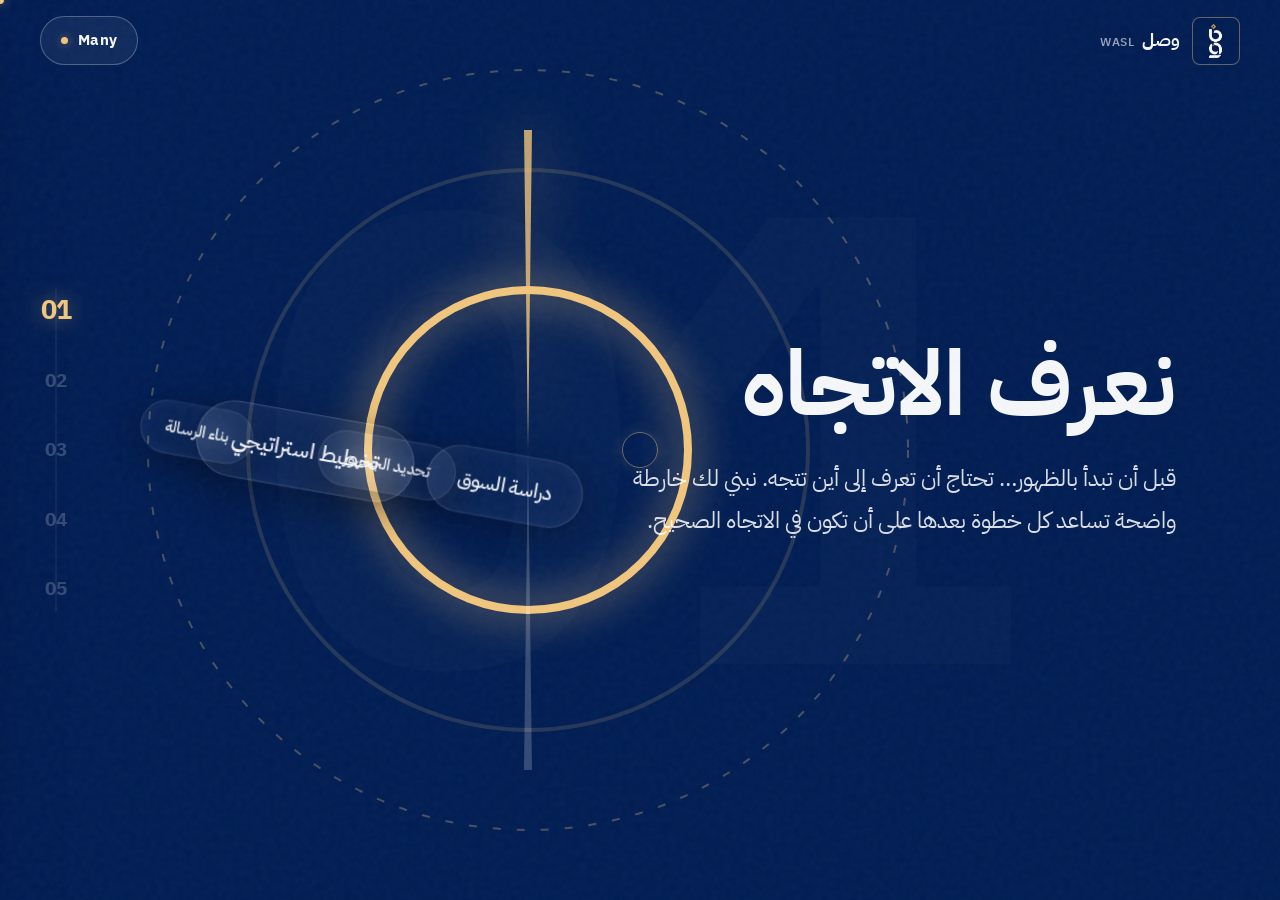
<file: services.html>
<!doctype html>
<html lang="ar" dir="rtl">
  <head>
    <meta charset="UTF-8" />
    <meta name="viewport" content="width=device-width, initial-scale=1.0" />
    <meta name="description" content="خدمات وصل لنمو الأعمال - إبداع، استراتيجية، هوية، محتوى، تسويق رقمي." />
    <title>خدماتنا | وصل لنمو الأعمال</title>
    <link rel="preconnect" href="https://fonts.googleapis.com" />
    <link rel="preconnect" href="https://fonts.gstatic.com" crossorigin />
    <link
      href="https://fonts.googleapis.com/css2?family=IBM+Plex+Sans+Arabic:wght@400;500;600;700;800&display=swap"
      rel="stylesheet"
    />
    <link rel="stylesheet" href="css/style.css" />
    <link rel="stylesheet" href="css/services-page.css" />
  </head>
  <body class="services-page">
    
    <!-- SVG Filters for advanced visual effects -->
    <svg style="width:0;height:0;position:absolute;" aria-hidden="true">
      <defs>
        <filter id="liquid-filter">
          <feGaussianBlur in="SourceGraphic" stdDeviation="20" result="blur" />
          <feColorMatrix in="blur" mode="matrix" values="1 0 0 0 0  0 1 0 0 0  0 0 1 0 0  0 0 0 30 -10" result="liquid" />
          <feBlend in="SourceGraphic" in2="liquid" />
        </filter>
        <filter id="noise-filter">
          <feTurbulence type="fractalNoise" baseFrequency="0.6" numOctaves="3" stitchTiles="stitch"/>
          <feColorMatrix type="matrix" values="1 0 0 0 0, 0 1 0 0 0, 0 0 1 0 0, 0 0 0 0.15 0" />
        </filter>
      </defs>
    </svg>

    <!-- Global Film Grain Overlay -->
    <div class="film-grain" aria-hidden="true"></div>

    <!-- Header -->
    <header class="site-header" data-header>
      <div class="container header-layout">
        <a class="brand" href="index.html" aria-label="وصل لنمو الأعمال - العودة للرئيسية">
          <img src="assets/images/only_logo.png" alt="شعار وصل لنمو الأعمال" />
          <span class="brand-name">
            <span class="brand-ar">وصل</span>
            <span class="brand-en">Wasl</span>
          </span>
        </a>

        <button
          class="many-toggle"
          type="button"
          aria-label="فتح القائمة"
          aria-controls="many-drawer"
          aria-expanded="false"
          data-many-toggle
        >
          <span class="many-toggle-text">Many</span>
          <span class="many-toggle-dot" aria-hidden="true"></span>
        </button>
      </div>
    </header>

    <!-- Many Drawer (Off-canvas navigation) -->
    <div class="many-overlay" data-many-overlay aria-hidden="true"></div>
    <nav
      class="many-drawer"
      id="many-drawer"
      aria-label="القائمة الرئيسية"
      data-many-drawer
    >
      <div class="many-drawer-head">
        <span class="many-drawer-brand">
          <img src="assets/images/only_logo.png" alt="" aria-hidden="true" />
          <span>وصل</span>
        </span>
        <button class="many-close" type="button" aria-label="إغلاق القائمة" data-many-close>
          <span aria-hidden="true">&times;</span>
        </button>
      </div>
      <div class="many-drawer-status">
        <span class="many-status-dot" aria-hidden="true"></span>
        <span>متاح للاستشارات | الرياض (GMT+3)</span>
      </div>
      <ul class="many-drawer-links">
        <li><a href="index.html#home" data-many-link><span class="many-num">01</span>البداية</a></li>
        <li><a href="index.html#why" data-many-link><span class="many-num">02</span>ربما تساءلت</a></li>
        <li><a href="index.html#moments" data-many-link><span class="many-num">03</span>لحظات نصنع فيها الفرق</a></li>
        <li><a href="index.html#transform" data-many-link><span class="many-num">04</span>كيف تتحول فكرتك لأثر</a></li>
        <li><a href="index.html#system" data-many-link><span class="many-num">05</span>منظومة وصل</a></li>
        <li><a href="services.html" data-many-link><span class="many-num">06</span>خدماتنا</a></li>
        <li><a href="story.html" data-many-link><span class="many-num">07</span>قصتنا</a></li>
      </ul>
      <div class="many-drawer-foot">
        <a href="mailto:hello@wasl.example">hello@wasl.example</a>
      </div>
    </nav>

    <!-- Side Navigation for Services -->
    <nav class="services-nav">
      <ul>
        <li><button data-goto="0" class="active">01</button></li>
        <li><button data-goto="1">02</button></li>
        <li><button data-goto="2">03</button></li>
        <li><button data-goto="3">04</button></li>
        <li><button data-goto="4">05</button></li>
      </ul>
      <div class="services-progress"></div>
    </nav>

    <main class="services-container">
      
      <!-- Scene 01: نعرف الاتجاه -->
      <section class="service-scene scene-01" id="scene-01">
        <div class="watermark-num">01</div>
        <div class="scene-visuals">
          <div class="visual-compass">
            <!-- Advanced Compass SVG -->
            <svg viewBox="0 0 400 400" class="compass-svg">
              <circle cx="200" cy="200" r="190" class="c-ring outer-dash" />
              <circle cx="200" cy="200" r="140" class="c-ring middle-solid" />
              <circle cx="200" cy="200" r="80" class="c-ring inner-glow" />
              <g class="c-pointer-group">
                <path d="M198 40 L202 40 L200 200 Z" class="c-pointer-top" />
                <path d="M198 360 L202 360 L200 200 Z" class="c-pointer-bottom" />
              </g>
            </svg>
          </div>
        </div>
        
        <div class="scene-content container">
          <div class="content-wrapper difference-blend">
            <h2 class="scene-title" data-split-words>نعرف الاتجاه</h2>
            <p class="scene-desc" data-split-words>قبل أن تبدأ بالظهور… تحتاج أن تعرف إلى أين تتجه. نبني لك خارطة واضحة تساعد كل خطوة بعدها على أن تكون في الاتجاه الصحيح.</p>
          </div>
          <!-- Orbiting Constellation Tags -->
          <div class="constellation-tags">
            <div class="orbit-center">
              <span class="glass-tag tag-orbit-1">تخطيط استراتيجي</span>
              <span class="glass-tag tag-orbit-2">دراسة السوق</span>
              <span class="glass-tag tag-orbit-3">تحديد الجمهور</span>
              <span class="glass-tag tag-orbit-4">بناء الرسالة</span>
            </div>
          </div>
        </div>
      </section>

      <!-- Scene 02: نبني الهوية -->
      <section class="service-scene scene-02" id="scene-02">
        <div class="watermark-num">02</div>
        <div class="scene-visuals">
          <div class="visual-identity liquid-effect">
            <div class="blob blob-1"></div>
            <div class="blob blob-2"></div>
            <div class="blob blob-3"></div>
          </div>
        </div>
        <div class="scene-content container">
          <div class="content-wrapper difference-blend">
            <h2 class="scene-title" data-split-words>نبني الهوية</h2>
            <p class="scene-desc" data-split-words>عندما تتضح الفكرة… نمنحها شكلًا يُرى. نبني هوية بصرية تعكس جوهر مشروعك وتجعله قابلا للتذكر.</p>
          </div>
          <div class="constellation-tags">
            <div class="orbit-center">
              <span class="glass-tag tag-orbit-1">الشعار</span>
              <span class="glass-tag tag-orbit-2">الألوان</span>
              <span class="glass-tag tag-orbit-3">الخطوط</span>
              <span class="glass-tag tag-orbit-4">أسلوب التواصل</span>
              <span class="glass-tag tag-orbit-5">النظام البصري الكامل</span>
            </div>
          </div>
        </div>
      </section>

      <!-- Scene 03: نصنع القصة -->
      <section class="service-scene scene-03" id="scene-03">
        <div class="watermark-num">03</div>
        <div class="scene-visuals">
          <div class="visual-story">
            <!-- SVG Sound Waves for a premium look -->
            <svg viewBox="0 0 800 400" class="sound-wave-svg" preserveAspectRatio="none">
              <path class="s-wave s-wave-1" d="M0,200 Q100,100 200,200 T400,200 T600,200 T800,200" />
              <path class="s-wave s-wave-2" d="M0,200 Q100,300 200,200 T400,200 T600,200 T800,200" />
              <path class="s-wave s-wave-3" d="M0,200 Q150,50 300,200 T600,200 T900,200" />
            </svg>
          </div>
        </div>
        <div class="scene-content container">
          <div class="content-wrapper difference-blend">
            <h2 class="scene-title" data-split-words>نصنع القصة</h2>
            <p class="scene-desc" data-split-words>نحول أفكارك وخبرتك إلى محتوى يجعل جمهورك يفهمك ويتفاعل معك، من الفكرة والزاوية إلى التنفيذ والنشر.</p>
          </div>
          <div class="constellation-tags">
            <div class="orbit-center">
              <span class="glass-tag tag-orbit-1">كتابة السيناريو</span>
              <span class="glass-tag tag-orbit-2">إنتاج الفيديو</span>
              <span class="glass-tag tag-orbit-3">التصوير</span>
              <span class="glass-tag tag-orbit-4">الموشن جرافيك</span>
              <span class="glass-tag tag-orbit-5">التعليق الصوتي</span>
              <span class="glass-tag tag-orbit-6">المونتاج</span>
            </div>
          </div>
        </div>
      </section>

      <!-- Scene 04: نوصل الرسالة -->
      <section class="service-scene scene-04" id="scene-04">
        <div class="watermark-num">04</div>
        <div class="scene-visuals">
          <div class="visual-message">
            <div class="pulse-ring pulse-1"></div>
            <div class="pulse-ring pulse-2"></div>
            <div class="pulse-ring pulse-3"></div>
            <div class="pulse-core"></div>
          </div>
        </div>
        <div class="scene-content container">
          <div class="content-wrapper difference-blend">
            <h2 class="scene-title" data-split-words>نوصل الرسالة</h2>
            <p class="scene-desc" data-split-words>وجودك لا يكفي… يجب أن تصل للشخص الصحيح. نخطط وننفذ حلول التسويق الرقمي التي تربط علامتك بجمهورها.</p>
          </div>
          <div class="constellation-tags">
            <div class="orbit-center">
              <span class="glass-tag tag-orbit-1">الحملات الرقمية</span>
              <span class="glass-tag tag-orbit-2">الإعلانات</span>
              <span class="glass-tag tag-orbit-3">تحسين الأداء</span>
              <span class="glass-tag tag-orbit-4">استراتيجيات الوصول</span>
            </div>
          </div>
        </div>
      </section>

      <!-- Scene 05: نبني الأثر -->
      <section class="service-scene scene-05" id="scene-05">
        <div class="watermark-num">05</div>
        <div class="scene-visuals">
          <div class="visual-impact">
            <div class="cyber-grid"></div>
            <div class="cyber-light"></div>
          </div>
        </div>
        <div class="scene-content container">
          <div class="content-wrapper difference-blend">
            <h2 class="scene-title" data-split-words>نبني الأثر</h2>
            <p class="scene-desc" data-split-words>نبني لك البنية الرقمية التي تجعل مشروعك أكثر ذكاءً واستدامة، حتى يتحول من مجهود مستمر إلى منظومة تعمل بكفاءة.</p>
          </div>
          <div class="constellation-tags">
            <div class="orbit-center">
              <span class="glass-tag tag-orbit-1">تطوير تطبيقات الجوال</span>
              <span class="glass-tag tag-orbit-2">تحسين محركات البحث SEO</span>
              <span class="glass-tag tag-orbit-3">تصميم صفحات الهبوط</span>
              <span class="glass-tag tag-orbit-4">أتمتة الأعمال</span>
              <span class="glass-tag tag-orbit-5">بناء الأنظمة</span>
            </div>
          </div>
        </div>
      </section>

    </main>

    <!-- VIP Custom Magnetic Cursor -->
    <div class="custom-cursor" data-custom-cursor aria-hidden="true"></div>
    <div class="cursor-aura" data-cursor-aura aria-hidden="true"></div>

    <script src="js/services-page.js"></script>
    <script src="js/main.js"></script>
  </body>
</html>
</file>
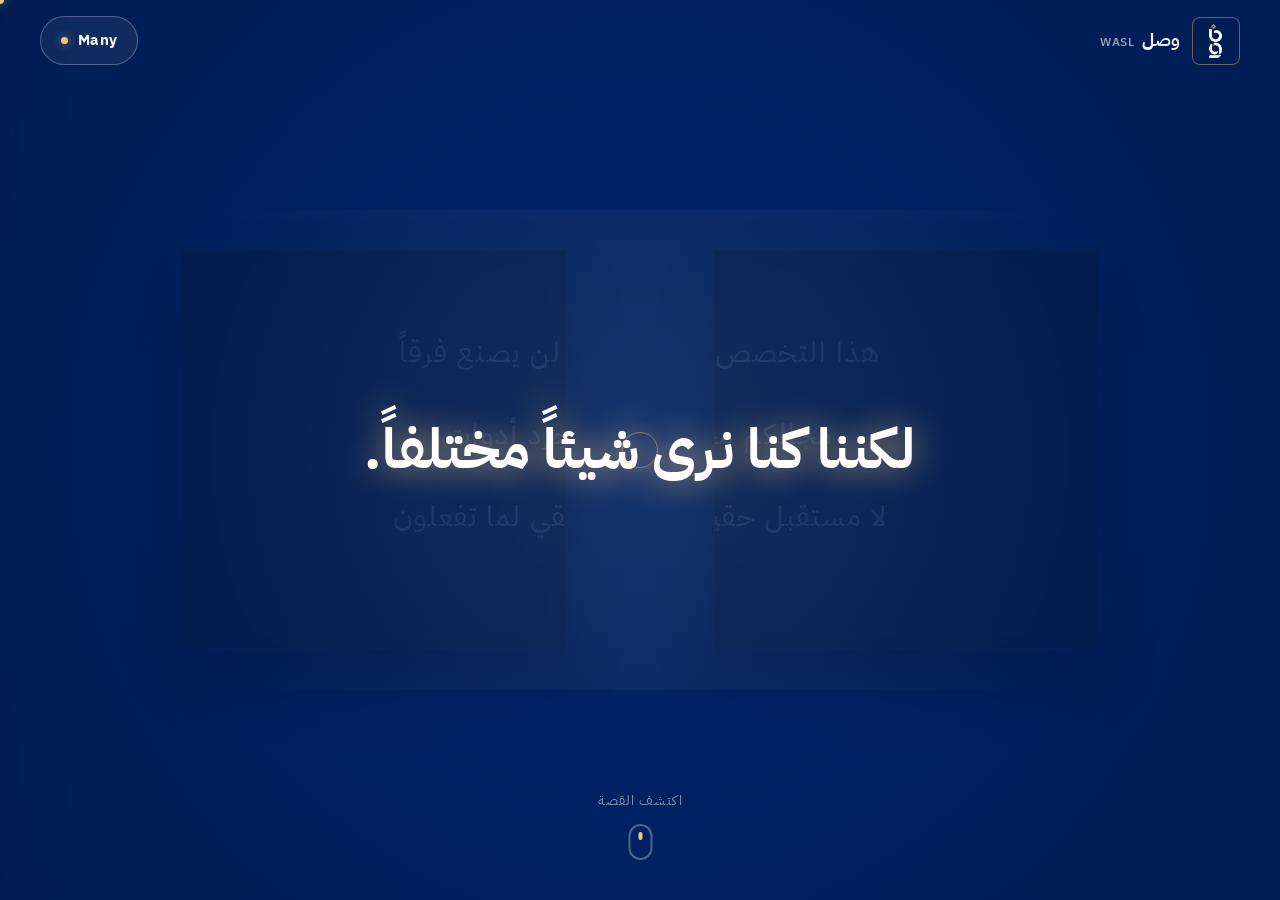
<file: story.html>
<!doctype html>
<html lang="ar" dir="rtl">
  <head>
    <meta charset="UTF-8" />
    <meta name="viewport" content="width=device-width, initial-scale=1.0" />
    <meta name="description" content="قصتنا - كيف ولدت فكرة وصل لنمو الأعمال." />
    <title>قصتنا | وصل لنمو الأعمال</title>
    <link rel="preconnect" href="https://fonts.googleapis.com" />
    <link rel="preconnect" href="https://fonts.gstatic.com" crossorigin />
    <link
      href="https://fonts.googleapis.com/css2?family=IBM+Plex+Sans+Arabic:wght@300;400;500;600;700;800&display=swap"
      rel="stylesheet"
    />
    <link rel="stylesheet" href="css/style.css" />
    <link rel="stylesheet" href="css/story-page.css" />
  </head>
  <body class="story-page">
    
    <!-- Header -->
    <header class="site-header" data-header>
      <div class="container header-layout">
        <a class="brand" href="index.html" aria-label="وصل لنمو الأعمال - العودة للرئيسية">
          <img src="assets/images/only_logo.png" alt="شعار وصل لنمو الأعمال" />
          <span class="brand-name">
            <span class="brand-ar">وصل</span>
            <span class="brand-en">Wasl</span>
          </span>
        </a>

        <button
          class="many-toggle"
          type="button"
          aria-label="فتح القائمة"
          aria-controls="many-drawer"
          aria-expanded="false"
          data-many-toggle
        >
          <span class="many-toggle-text">Many</span>
          <span class="many-toggle-dot" aria-hidden="true"></span>
        </button>
      </div>
    </header>

    <!-- Many Drawer (Off-canvas navigation) -->
    <div class="many-overlay" data-many-overlay aria-hidden="true"></div>
    <nav
      class="many-drawer"
      id="many-drawer"
      aria-label="القائمة الرئيسية"
      data-many-drawer
    >
      <div class="many-drawer-head">
        <span class="many-drawer-brand">
          <img src="assets/images/only_logo.png" alt="" aria-hidden="true" />
          <span>وصل</span>
        </span>
        <button class="many-close" type="button" aria-label="إغلاق القائمة" data-many-close>
          <span aria-hidden="true">&times;</span>
        </button>
      </div>
      <div class="many-drawer-status">
        <span class="many-status-dot" aria-hidden="true"></span>
        <span>متاح للاستشارات | الرياض (GMT+3)</span>
      </div>
      <ul class="many-drawer-links">
        <li><a href="index.html#home" data-many-link><span class="many-num">01</span>البداية</a></li>
        <li><a href="index.html#why" data-many-link><span class="many-num">02</span>ربما تساءلت</a></li>
        <li><a href="index.html#moments" data-many-link><span class="many-num">03</span>لحظات نصنع فيها الفرق</a></li>
        <li><a href="index.html#transform" data-many-link><span class="many-num">04</span>كيف تتحول فكرتك لأثر</a></li>
        <li><a href="index.html#system" data-many-link><span class="many-num">05</span>منظومة وصل</a></li>
        <li><a href="services.html" data-many-link><span class="many-num">06</span>خدماتنا</a></li>
        <li><a href="story.html" data-many-link><span class="many-num">07</span>قصتنا</a></li>
      </ul>
      <div class="many-drawer-foot">
        <a href="mailto:hello@wasl.example">hello@wasl.example</a>
      </div>
    </nav>

    <!-- Scroll Indicator -->
    <div class="scroll-indicator" aria-hidden="true" id="scroll-ind">
      <span>اكتشف القصة</span>
      <div class="mouse"><div class="wheel"></div></div>
    </div>

    <!-- Snap Scrolling Container -->
    <main class="story-snap-container">

      <!-- ==============================================
           SCENE 1: THE MONOLITH (البداية)
           ============================================== -->
      <section class="s-scene" id="scene-1">
        <div class="container scene-inner">
          
          <!-- The Structured Monolith Block -->
          <div class="monolith-wrapper">
            
            <div class="monolith-block left-block">
              <ul class="doubt-list">
                <li>هذا التخصص لن يصنع فرقاً</li>
                <li>مجالكم مجرد أدوات</li>
                <li>لا مستقبل حقيقي لما تفعلون</li>
              </ul>
            </div>
            
            <div class="monolith-block right-block">
              <ul class="doubt-list" aria-hidden="true">
                <li>هذا التخصص لن يصنع فرقاً</li>
                <li>مجالكم مجرد أدوات</li>
                <li>لا مستقبل حقيقي لما تفعلون</li>
              </ul>
            </div>
            
            <!-- The Golden Core that shoots up when block splits -->
            <div class="golden-beam"></div>
            
            <!-- The Golden Moment Text -->
            <div class="golden-moment-text">
              <h2>لكننا كنا نرى شيئاً مختلفاً.</h2>
            </div>
            
          </div>
          
        </div>
      </section>


      <!-- ==============================================
           SCENE 2: THE VISION GRID (الرؤية)
           ============================================== -->
      <section class="s-scene" id="scene-2">
        <!-- Structured Golden Ring Background -->
        <div class="golden-ring-bg"></div>

        <div class="container scene-inner">
          
          <div class="vision-header">
            <h2>من تلك اللحظة وُلدت فكرة وصل.</h2>
          </div>

          <!-- Perfectly Symmetrical 2x2 Grid -->
          <div class="vision-grid-container">
            <div class="v-card-3d card-1">
              <div class="v-card-inner">
                <span class="v-icon">1</span>
                <p>كنا نرى أن وراء كل فكرة قصة،</p>
              </div>
            </div>
            <div class="v-card-3d card-2">
              <div class="v-card-inner">
                <span class="v-icon">2</span>
                <p>وأن وراء كل مشروع قيمة،</p>
              </div>
            </div>
            <div class="v-card-3d card-3">
              <div class="v-card-inner">
                <span class="v-icon">3</span>
                <p>وأن المشكلة لم تكن يوماً في الإمكانيات…</p>
              </div>
            </div>
            <div class="v-card-3d card-4 highlight">
              <div class="v-card-inner">
                <span class="v-icon">✦</span>
                <p>بل في الطريقة التي يرى بها العالم هذه الإمكانيات.</p>
              </div>
            </div>
          </div>
          
        </div>
      </section>


      <!-- ==============================================
           SCENE 3: CONCENTRIC IMPACT (صناعة الأثر)
           ============================================== -->
      <section class="s-scene" id="scene-3">
        <!-- Perfectly Symmetrical Concentric Circles -->
        <div class="concentric-bg">
          <div class="c-ring c-ring-3"></div>
          <div class="c-ring c-ring-2"></div>
          <div class="c-ring c-ring-1"></div>
        </div>

        <div class="container scene-inner">
          
          <div class="impact-questions">
            <div class="iq-box iq-1">كيف تتحول الفكرة إلى رسالة؟</div>
            <div class="iq-box iq-2">كيف تتحول الرسالة إلى تجربة؟</div>
            <div class="iq-box iq-3">كيف تتحول التجربة إلى أثر يبقى؟</div>
          </div>

          <div class="impact-finale">
            <p>ومن هنا بدأت وصل… رحلة صناعة الأثر.</p>
            <a href="services.html" class="s-cta-btn">اكتشف كيف نصنع الأثر</a>
          </div>

        </div>
      </section>

    </main>

    <!-- VIP Custom Magnetic Cursor -->
    <div class="custom-cursor" data-custom-cursor aria-hidden="true"></div>
    <div class="cursor-aura" data-cursor-aura aria-hidden="true"></div>

    <script src="js/main.js"></script>
    <script src="js/story-page.js"></script>
  </body>
</html>
</file>
<file: css/style.css>
@import url("./base.css");
@import url("./layout.css");
@import url("./components.css");
@import url("./golden-line.css");
@import url("./sections.css");
@import url("./motion.css");
@import url("./responsive.css");
</file>
<file: css/services-page.css>
/* ==========================================================================
   SERVICES PAGE - EXTRAORDINARY CINEMATIC EXPERIENCE
   ========================================================================== */

/* Page Setup */
html, body.services-page {
  margin: 0;
  padding: 0;
  height: 100%;
  overflow: hidden; 
  background-color: var(--bg-dark, #001D53);
  color: var(--white, #F5F7F9);
  font-family: "IBM Plex Sans Arabic", sans-serif;
  scroll-behavior: smooth;
}

.services-container {
  height: 100vh;
  overflow-y: scroll;
  scroll-snap-type: y mandatory;
  -ms-overflow-style: none;
  scrollbar-width: none;
}
.services-container::-webkit-scrollbar { display: none; }

/* ─── Global Film Grain ─── */
.film-grain {
  position: fixed;
  top: 0; left: 0; width: 100vw; height: 100vh;
  pointer-events: none;
  z-index: 9999;
  opacity: 0.04;
  background: url("data:image/svg+xml,%3Csvg viewBox='0 0 200 200' xmlns='http://www.w3.org/2000/svg'%3E%3Cfilter id='noiseFilter'%3E%3CfeTurbulence type='fractalNoise' baseFrequency='0.65' numOctaves='3' stitchTiles='stitch'/%3E%3C/filter%3E%3Crect width='100%25' height='100%25' filter='url(%23noiseFilter)'/%3E%3C/svg%3E");
  animation: grain-dance 0.2s steps(2) infinite;
}
@keyframes grain-dance {
  0% { transform: translate(0, 0); }
  100% { transform: translate(-2%, -2%); }
}

/* ─── Base Scene Setup ─── */
.service-scene {
  position: relative;
  height: 100vh;
  width: 100%;
  scroll-snap-align: start;
  scroll-snap-stop: always;
  display: flex;
  align-items: center;
  justify-content: center;
  overflow: hidden;
}

/* ─── Giant Watermark Numbers ─── */
.watermark-num {
  position: absolute;
  top: 50%; left: 50%;
  transform: translate(-50%, -50%);
  font-size: 50vw;
  font-weight: 800;
  color: rgba(255, 255, 255, 0.02);
  z-index: 0;
  pointer-events: none;
  line-height: 1;
  transition: transform 1s cubic-bezier(0.2, 0.8, 0.2, 1);
}
/* We'll move it via JS based on scroll/parallax, but give it a subtle float here */
.service-scene.is-active .watermark-num {
  animation: float-watermark 10s ease-in-out infinite alternate;
}
@keyframes float-watermark {
  0% { transform: translate(-50%, -50%) scale(1); }
  100% { transform: translate(-48%, -52%) scale(1.05); }
}

/* ─── Background Visual Container ─── */
.scene-visuals {
  position: absolute;
  inset: 0;
  z-index: 1;
  display: flex;
  align-items: center;
  justify-content: center;
  pointer-events: none;
}

/* ─── Content Container & Difference Blend ─── */
.scene-content {
  position: relative;
  z-index: 10;
  width: 100%;
  max-width: 1200px;
  padding: 0 5%;
  pointer-events: none;
  display: flex;
  justify-content: space-between;
  align-items: center;
}

.content-wrapper {
  max-width: 600px;
  pointer-events: auto;
}
/* Magic interaction: text absorbs background light */
.difference-blend {
  mix-blend-mode: difference;
}

/* ─── Typography & 3D Spring Word Animation ─── */
.scene-title {
  font-size: clamp(3rem, 7vw, 6.5rem);
  font-weight: 800;
  line-height: 1.1;
  margin-bottom: 1.5rem;
  color: var(--white);
}

.scene-desc {
  font-size: clamp(1.1rem, 1.8vw, 1.5rem);
  line-height: 1.8;
  color: rgba(255, 255, 255, 0.85);
  font-weight: 400;
}

/* Hidden state for JS split words */
.s-word {
  display: inline-block;
  opacity: 0;
  will-change: transform, opacity, filter;
}

/* The aggressive 3D Spring Blur reveal */
.service-scene.is-active .scene-title .s-word {
  animation: word-spring-blur 1.2s cubic-bezier(0.175, 0.885, 0.32, 1.1) forwards;
  animation-delay: calc(var(--wi, 0) * 100ms + 200ms);
}
.service-scene.is-active .scene-desc .s-word {
  animation: word-spring-blur 1s cubic-bezier(0.2, 0.8, 0.2, 1) forwards;
  animation-delay: calc(var(--wi, 0) * 40ms + 800ms);
}

@keyframes word-spring-blur {
  0% { 
    opacity: 0; 
    transform: translateY(80px) translateZ(-200px) rotateX(45deg); 
    filter: blur(15px); 
  }
  50% {
    opacity: 1;
    transform: translateY(-10px) translateZ(0) rotateX(-10deg);
    filter: blur(0px);
  }
  100% { 
    opacity: 1; 
    transform: translateY(0) translateZ(0) rotateX(0); 
    filter: blur(0px); 
  }
}


/* ─── Orbital Constellation Tags (Glassmorphism) ─── */
.constellation-tags {
  position: relative;
  width: 400px;
  height: 400px;
  pointer-events: auto;
  perspective: 1000px;
}
/* On mobile, stack them instead */
@media (max-width: 900px) {
  .scene-content { flex-direction: column; align-items: flex-start; gap: 40px; justify-content: center; }
  .constellation-tags { width: 100%; height: auto; }
  .orbit-center { position: relative !important; top: 0 !important; left: 0 !important; transform: none !important; animation: none !important; display: flex; flex-wrap: wrap; gap: 10px; }
  .glass-tag { position: relative !important; transform: none !important; opacity: 0; animation: fade-in-up 1s forwards; animation-delay: calc(var(--index, 1) * 200ms + 1s); }
}

.orbit-center {
  position: absolute;
  top: 50%; left: 50%;
  width: 2px; height: 2px;
  transform-style: preserve-3d;
  /* Keep a subtle tilt to show 3D depth, but do not rotate continuously */
  transform: rotateZ(10deg);
}

/* Tags will just float in their 3D position after reveal */

.glass-tag {
  position: absolute;
  top: 50%; left: 50%;
  background: rgba(255, 255, 255, 0.03);
  backdrop-filter: blur(12px);
  -webkit-backdrop-filter: blur(12px);
  border: 1px solid rgba(255, 255, 255, 0.15);
  padding: 14px 28px;
  border-radius: 40px;
  font-size: 1.15rem;
  font-weight: 500;
  color: var(--white);
  box-shadow: 0 10px 40px rgba(0, 0, 0, 0.3), inset 0 0 20px rgba(255,255,255,0.05);
  cursor: pointer;
  white-space: nowrap;
  
  /* Initial state hidden */
  opacity: 0;
  transform-origin: center;
  transition: all 0.4s cubic-bezier(0.2, 0.8, 0.2, 1);
}

/* Reveal tags when scene is active */
.service-scene.is-active .glass-tag {
  animation: tag-reveal 1s cubic-bezier(0.34, 1.56, 0.64, 1) forwards;
  animation-delay: calc(var(--index, 1) * 150ms + 1.2s);
}

@keyframes tag-reveal {
  0% { opacity: 0; transform: translate(-50%, -50%) scale(0) rotateY(var(--inv-ry)); }
  100% { opacity: 1; transform: translate(-50%, -50%) rotateY(var(--ry)) translateZ(var(--tz)) rotateY(calc(-1 * var(--ry))); }
}

/* Hover effect on Tag */
.glass-tag:hover {
  background: rgba(241, 198, 125, 0.2) !important;
  border-color: rgba(241, 198, 125, 0.8) !important;
  box-shadow: 0 0 30px rgba(241, 198, 125, 0.4), inset 0 0 15px rgba(241, 198, 125, 0.5) !important;
  text-shadow: 0 0 10px rgba(255,255,255,0.8);
  /* The transform needs to stay consistent with its 3D position but scale up */
  transform: translate(-50%, -50%) rotateY(var(--ry)) translateZ(var(--tz)) rotateY(calc(-1 * var(--ry))) scale(1.15) !important;
  z-index: 100;
}

/* JS will assign --ry (angle) and --tz (radius) to each tag dynamically, 
   but for CSS fallback/initial values if JS fails: */
.tag-orbit-1 { --ry: 0deg;   --tz: 180px; --index: 1; }
.tag-orbit-2 { --ry: 72deg;  --tz: 200px; --index: 2; }
.tag-orbit-3 { --ry: 144deg; --tz: 160px; --index: 3; }
.tag-orbit-4 { --ry: 216deg; --tz: 220px; --index: 4; }
.tag-orbit-5 { --ry: 288deg; --tz: 190px; --index: 5; }
.tag-orbit-6 { --ry: 320deg; --tz: 210px; --index: 6; }


/* ==========================================================================
   EXTRAORDINARY CSS VISUALS PER SCENE
   ========================================================================== */

/* ─── Scene 01: Advanced SVG Compass ─── */
.visual-compass {
  position: absolute;
  width: 800px; height: 800px;
  left: 10%;
  opacity: 0;
  transform: scale(0.6) rotate(-90deg);
  transition: all 2s cubic-bezier(0.2, 0.8, 0.2, 1);
}
.service-scene.is-active .visual-compass {
  opacity: 1; transform: scale(1) rotate(0);
}
.compass-svg { width: 100%; height: 100%; }
.c-ring { fill: none; stroke-width: 1; transform-origin: center; }
.outer-dash { stroke: rgba(241, 198, 125, 0.3); stroke-dasharray: 4 8; animation: r-slow 60s linear infinite; }
.middle-solid { stroke: rgba(241, 198, 125, 0.15); stroke-width: 2; animation: r-slow-rev 40s linear infinite; }
.inner-glow { stroke: var(--accent); stroke-width: 4; filter: drop-shadow(0 0 10px var(--accent)); animation: pulse-ring 4s infinite alternate; }
.c-pointer-group { transform-origin: center; animation: c-point 6s cubic-bezier(0.4, 0, 0.2, 1) infinite alternate; }
.c-pointer-top { fill: var(--accent); opacity: 0.8; filter: drop-shadow(0 0 15px var(--accent)); }
.c-pointer-bottom { fill: rgba(255,255,255,0.2); }

@keyframes r-slow { 100% { transform: rotate(360deg); } }
@keyframes r-slow-rev { 100% { transform: rotate(-360deg); } }
@keyframes c-point { 0% { transform: rotate(-25deg); } 100% { transform: rotate(45deg); } }
@keyframes pulse-ring { 0% { opacity: 0.4; stroke-width: 2; } 100% { opacity: 1; stroke-width: 6; } }

/* ─── Scene 02: Liquid Glass Identity ─── */
.visual-identity {
  position: absolute;
  width: 100vw; height: 100vh;
  /* Apply SVG Liquid Filter */
  filter: url(#liquid-filter);
  opacity: 0; transition: opacity 2s ease;
}
.service-scene.is-active .visual-identity { opacity: 1; }

.visual-identity .blob {
  position: absolute;
  border-radius: 50%;
  /* Removed mix-blend-mode screen to allow liquid filter to merge them like goo */
}
.blob-1 { width: 600px; height: 600px; background: #ff3366; top: -10%; left: 10%; animation: blob-float 15s infinite alternate cubic-bezier(0.4, 0, 0.2, 1); }
.blob-2 { width: 700px; height: 700px; background: #33ccff; bottom: -20%; right: 10%; animation: blob-float 20s infinite alternate-reverse cubic-bezier(0.4, 0, 0.2, 1); }
.blob-3 { width: 500px; height: 500px; background: #F1C67D; top: 30%; left: 40%; animation: blob-float 12s infinite alternate cubic-bezier(0.4, 0, 0.2, 1); }

@keyframes blob-float {
  0% { transform: translate(0, 0) scale(1) rotate(0deg); }
  50% { transform: translate(200px, 100px) scale(1.3) rotate(180deg); }
  100% { transform: translate(-100px, 200px) scale(0.9) rotate(360deg); }
}

/* ─── Scene 03: SVG Sound Waves ─── */
.visual-story {
  position: absolute; width: 150vw; height: 60vh;
  top: 20vh; left: -25vw;
  opacity: 0; transform: translateY(100px);
  transition: all 1.5s cubic-bezier(0.2, 0.8, 0.2, 1);
}
.service-scene.is-active .visual-story { opacity: 1; transform: translateY(0); }
.sound-wave-svg { width: 100%; height: 100%; }
.s-wave { fill: none; stroke-linecap: round; }
.s-wave-1 { stroke: rgba(241, 198, 125, 0.8); stroke-width: 4; filter: drop-shadow(0 0 10px var(--accent)); animation: sw-move 8s linear infinite; }
.s-wave-2 { stroke: rgba(255, 255, 255, 0.3); stroke-width: 2; animation: sw-move 6s linear infinite reverse; }
.s-wave-3 { stroke: rgba(51, 204, 255, 0.4); stroke-width: 8; filter: blur(4px); animation: sw-move 12s linear infinite; }

@keyframes sw-move { 100% { transform: translateX(-400px); } }

/* ─── Scene 04: Epic Pulse ─── */
.visual-message {
  position: absolute; right: 15%; top: 50%; transform: translateY(-50%);
  width: 400px; height: 400px;
}
.pulse-ring {
  position: absolute; top: 50%; left: 50%;
  transform: translate(-50%, -50%);
  border-radius: 50%;
  border: 1px solid var(--accent);
  opacity: 0;
}
.service-scene.is-active .pulse-ring { animation: epic-pulse 6s cubic-bezier(0.2, 0.8, 0.2, 1) infinite; }
.pulse-1 { animation-delay: 0s !important; }
.pulse-2 { animation-delay: 2s !important; }
.pulse-3 { animation-delay: 4s !important; }

@keyframes epic-pulse {
  0% { width: 0; height: 0; opacity: 1; border-width: 6px; box-shadow: inset 0 0 50px var(--accent); }
  100% { width: 1500px; height: 1500px; opacity: 0; border-width: 1px; box-shadow: inset 0 0 0 var(--accent); }
}
.pulse-core {
  position: absolute; top: 50%; left: 50%; transform: translate(-50%, -50%);
  width: 20px; height: 20px; background: var(--white); border-radius: 50%;
  box-shadow: 0 0 40px 20px var(--accent);
  animation: core-beat 2s infinite alternate;
}
@keyframes core-beat { 0% { transform: translate(-50%, -50%) scale(0.8); } 100% { transform: translate(-50%, -50%) scale(1.5); } }

/* ─── Scene 05: Cyber Grid ─── */
.visual-impact {
  position: absolute; bottom: 0; left: 0; width: 100vw; height: 80vh;
  perspective: 1200px; opacity: 0; transform: translateY(200px);
  transition: all 2s cubic-bezier(0.2, 0.8, 0.2, 1);
}
.service-scene.is-active .visual-impact { opacity: 1; transform: translateY(0); }

.cyber-grid {
  position: absolute; bottom: -50%; left: -50%; width: 200%; height: 200%;
  background-image: 
    linear-gradient(rgba(241, 198, 125, 0.3) 2px, transparent 2px),
    linear-gradient(90deg, rgba(241, 198, 125, 0.3) 2px, transparent 2px);
  background-size: 80px 80px;
  transform: rotateX(75deg); transform-origin: top center;
  animation: cyber-move 4s linear infinite;
}
@keyframes cyber-move { 0% { background-position: 0 0; } 100% { background-position: 0 80px; } }

.cyber-light {
  position: absolute; bottom: 0; left: 0; width: 100%; height: 100%;
  background: radial-gradient(circle at center bottom, rgba(241, 198, 125, 0.4) 0%, transparent 60%);
  filter: blur(40px); mix-blend-mode: screen;
}


/* ─── Side Navigation ─── */
.services-nav {
  position: fixed; left: 40px; top: 50%; transform: translateY(-50%);
  z-index: 100; display: flex; flex-direction: column; align-items: center;
}
.services-nav ul { list-style: none; padding: 0; margin: 0; display: flex; flex-direction: column; gap: 25px; position: relative; z-index: 2; }
.services-nav button {
  background: none; border: none; color: rgba(255, 255, 255, 0.2);
  font-family: inherit; font-size: 1.2rem; font-weight: 700;
  cursor: pointer; transition: all 0.4s cubic-bezier(0.2, 0.8, 0.2, 1); padding: 5px;
}
.services-nav button.active { color: var(--accent); transform: scale(1.4); text-shadow: 0 0 15px rgba(241, 198, 125, 0.5); }
.services-nav button:hover { color: #fff; }

.services-progress {
  position: absolute; top: 0; left: 50%; transform: translateX(-50%);
  width: 2px; height: 100%; background: rgba(255, 255, 255, 0.05); z-index: 1;
}
.services-progress::after {
  content: ''; position: absolute; top: 0; left: 0; width: 100%; height: var(--progress, 0%);
  background: linear-gradient(to bottom, var(--accent), #fff);
  transition: height 0.6s cubic-bezier(0.2, 0.8, 0.2, 1);
  box-shadow: 0 0 10px var(--accent);
}
</file>
<file: css/story-page.css>
/* ==========================================================================
   STORY PAGE - SYMMETRICAL STORYBOOK
   ========================================================================== */

body.story-page {
  margin: 0; padding: 0;
  background-color: #001D53; 
  color: var(--white);
  font-family: "IBM Plex Sans Arabic", sans-serif;
  overflow: hidden; /* We manage scroll inside container */
}

/* ─── Scroll Indicator ─── */
.scroll-indicator {
  position: fixed; bottom: 40px; left: 50%; transform: translateX(-50%);
  display: flex; flex-direction: column; align-items: center; gap: 10px;
  z-index: 100; transition: opacity 0.5s; pointer-events: none;
}
.scroll-indicator.hidden { opacity: 0; }
.scroll-indicator span { font-size: 0.9rem; color: rgba(255,255,255,0.5); letter-spacing: 1px; }
.mouse { width: 24px; height: 36px; border: 2px solid rgba(255,255,255,0.3); border-radius: 12px; position: relative; }
.wheel { width: 4px; height: 8px; background: var(--accent); border-radius: 2px; position: absolute; top: 6px; left: 50%; transform: translateX(-50%); animation: scroll-wheel 1.5s infinite; }
@keyframes scroll-wheel { 0% { top: 6px; opacity: 1; } 100% { top: 18px; opacity: 0; } }

/* ─── Snap Scrolling Container ─── */
.story-snap-container {
  height: 100vh;
  width: 100vw;
  overflow-y: scroll;
  scroll-snap-type: y mandatory;
  scroll-behavior: smooth;
  /* Hide scrollbar for a cleaner look */
  -ms-overflow-style: none;  /* IE and Edge */
  scrollbar-width: none;  /* Firefox */
}
.story-snap-container::-webkit-scrollbar {
  display: none;
}

.s-scene {
  height: 100vh;
  width: 100vw;
  scroll-snap-align: start;
  position: relative;
  overflow: hidden;
  display: flex;
  align-items: center;
  justify-content: center;
  perspective: 1200px;
}
.scene-inner {
  position: relative;
  z-index: 10;
  width: 100%;
  height: 100%;
  display: flex;
  flex-direction: column;
  align-items: center;
  justify-content: center;
}

/* ==========================================================================
   SCENE 1: THE MONOLITH (البداية)
   ========================================================================== */
#scene-1 {
  background: radial-gradient(circle at center, #00266e 0%, #001D53 100%);
}

.monolith-wrapper {
  position: relative;
  width: 100%;
  max-width: 800px;
  height: 400px;
  display: flex;
  justify-content: center;
  align-items: center;
}

/* The dark structured block */
.monolith-block {
  position: absolute;
  top: 0; bottom: 0;
  width: 50%; /* It covers half the wrapper */
  background: rgba(15, 18, 25, 0.9);
  backdrop-filter: blur(10px);
  -webkit-backdrop-filter: blur(10px);
  border: 1px solid rgba(255, 255, 255, 0.05);
  display: flex;
  flex-direction: column;
  justify-content: center;
  overflow: hidden;
  transition: transform 1.5s cubic-bezier(0.8, 0, 0.2, 1);
  z-index: 2;
  box-shadow: 0 30px 60px rgba(0,0,0,0.8);
}
.left-block { 
  left: 0; 
  border-right: 1px solid rgba(255, 255, 255, 0.1); 
  transform-origin: left center;
}
.right-block { 
  right: 0; 
  border-left: 1px solid rgba(255, 255, 255, 0.1);
  transform-origin: right center;
}

/* Inner lists to keep text perfectly aligned even when split */
.doubt-list {
  list-style: none; padding: 0 40px; margin: 0;
  width: 800px; /* Force same width as wrapper so text aligns perfectly */
  position: absolute;
  top: 50%; transform: translateY(-50%);
}
.left-block .doubt-list { left: 0; text-align: center; }
.right-block .doubt-list { right: 0; text-align: center; }

.doubt-list li {
  color: rgba(255, 255, 255, 0.4);
  font-size: clamp(1.2rem, 2.5vw, 1.8rem);
  margin-bottom: 30px;
  text-transform: uppercase;
  letter-spacing: 2px;
}

/* Golden Core (hidden behind monolith) */
.golden-beam {
  position: absolute;
  top: 50%; left: 50%; transform: translate(-50%, -50%);
  width: 2px; height: 0;
  background: var(--accent);
  box-shadow: 0 0 50px 20px var(--accent);
  z-index: 1;
  transition: height 1s ease 0.5s, width 1s ease 1.5s, opacity 1s ease;
  opacity: 0;
}

.golden-moment-text {
  position: absolute;
  top: 50%; left: 50%; transform: translate(-50%, -50%);
  width: 100%; text-align: center;
  z-index: 3;
  opacity: 0;
  transition: opacity 1s ease 2s, transform 1s ease 2s;
  pointer-events: none;
}
.golden-moment-text h2 {
  color: #fff;
  font-size: clamp(2rem, 4vw, 3.5rem);
  text-shadow: 0 0 30px rgba(241, 198, 125, 0.8);
  margin: 0;
}

/* Scene 1 Active State */
#scene-1.is-active .left-block { transform: translateX(-60px) rotateY(-15deg); opacity: 0.2; }
#scene-1.is-active .right-block { transform: translateX(60px) rotateY(15deg); opacity: 0.2; }
#scene-1.is-active .golden-beam { height: 120%; opacity: 1; width: 100vw; background: radial-gradient(circle, rgba(241, 198, 125, 0.1) 0%, transparent 70%); box-shadow: none; }
#scene-1.is-active .golden-moment-text { opacity: 1; transform: translate(-50%, -50%) scale(1.1); }


/* ==========================================================================
   SCENE 2: THE VISION GRID (الرؤية)
   ========================================================================== */
#scene-2 {
  background: #001D53;
}

.golden-ring-bg {
  position: absolute; top: 50%; left: 50%; transform: translate(-50%, -50%);
  width: 80vh; height: 80vh;
  border-radius: 50%;
  border: 1px solid rgba(241, 198, 125, 0.1);
  box-shadow: inset 0 0 100px rgba(241, 198, 125, 0.05);
  animation: slow-spin 20s linear infinite;
  z-index: 0;
}
@keyframes slow-spin { 100% { transform: translate(-50%, -50%) rotate(360deg); } }

.vision-header {
  text-align: center;
  margin-bottom: 50px;
  opacity: 0; transform: translateY(20px);
  transition: opacity 1s ease, transform 1s ease;
}
.vision-header h2 {
  font-size: clamp(2rem, 4vw, 3.5rem);
  color: var(--accent);
}

.vision-grid-container {
  display: grid;
  grid-template-columns: 1fr 1fr;
  gap: 30px;
  width: 100%;
  max-width: 900px;
}

.v-card-3d {
  background: rgba(15, 20, 30, 0.6);
  backdrop-filter: blur(15px);
  -webkit-backdrop-filter: blur(15px);
  border: 1px solid rgba(255, 255, 255, 0.05);
  border-radius: 20px;
  padding: 40px;
  text-align: center;
  /* 3D Flip Starting State */
  opacity: 0;
  transform: rotateX(90deg) translateY(50px);
  transform-origin: bottom;
  transition: opacity 0.8s ease, transform 0.8s cubic-bezier(0.34, 1.56, 0.64, 1);
}

.v-icon {
  display: inline-block;
  font-size: 1.5rem;
  color: var(--accent);
  margin-bottom: 15px;
  font-family: serif;
  font-style: italic;
}
.v-card-inner p {
  font-size: clamp(1.2rem, 1.8vw, 1.6rem);
  color: rgba(255,255,255,0.9);
  margin: 0;
}

.v-card-3d.highlight {
  grid-column: span 2;
  background: linear-gradient(to top, rgba(241, 198, 125, 0.1) 0%, rgba(15, 20, 30, 0.8) 100%);
  border: 1px solid rgba(241, 198, 125, 0.3);
}

/* Scene 2 Active State */
#scene-2.is-active .vision-header { opacity: 1; transform: translateY(0); }
#scene-2.is-active .card-1 { opacity: 1; transform: rotateX(0) translateY(0); transition-delay: 0.3s; }
#scene-2.is-active .card-2 { opacity: 1; transform: rotateX(0) translateY(0); transition-delay: 0.6s; }
#scene-2.is-active .card-3 { opacity: 1; transform: rotateX(0) translateY(0); transition-delay: 0.9s; }
#scene-2.is-active .card-4 { opacity: 1; transform: rotateX(0) translateY(0); transition-delay: 1.2s; }


/* ==========================================================================
   SCENE 3: CONCENTRIC IMPACT (صناعة الأثر)
   ========================================================================== */
#scene-3 {
  background: radial-gradient(circle at center, #00266e 0%, #001D53 100%);
}

.concentric-bg {
  position: absolute; inset: 0;
  display: flex; align-items: center; justify-content: center;
  z-index: 0;
}
.c-ring {
  position: absolute;
  border-radius: 50%;
  border: 1px solid rgba(241, 198, 125, 0.15);
  box-shadow: 0 0 50px rgba(241, 198, 125, 0.05) inset;
  opacity: 0;
  transform: scale(0.5);
  transition: all 1.5s cubic-bezier(0.19, 1, 0.22, 1);
}
.c-ring-1 { width: 40vh; height: 40vh; }
.c-ring-2 { width: 70vh; height: 70vh; border-color: rgba(255,255,255,0.05); }
.c-ring-3 { width: 100vh; height: 100vh; border-color: rgba(255,255,255,0.02); }

.impact-questions {
  display: flex; flex-direction: column; gap: 30px;
  margin-bottom: 60px;
}
.iq-box {
  background: rgba(255,255,255,0.03);
  backdrop-filter: blur(10px);
  border: 1px solid rgba(255,255,255,0.1);
  padding: 20px 40px;
  border-radius: 50px;
  font-size: clamp(1.2rem, 2.5vw, 2rem);
  color: #fff;
  text-align: center;
  opacity: 0;
  transform: translateY(30px);
  transition: all 0.8s ease;
}
.iq-3 { border-color: rgba(241, 198, 125, 0.4); color: var(--accent); box-shadow: 0 10px 30px rgba(241, 198, 125, 0.1); }

.impact-finale {
  text-align: center;
  opacity: 0;
  transform: scale(0.9);
  transition: all 1s ease;
}
.impact-finale p {
  font-size: clamp(1.2rem, 2vw, 1.8rem); color: rgba(255,255,255,0.7); margin-bottom: 30px;
}

.s-cta-btn {
  background: var(--accent); color: var(--primary); padding: 18px 45px;
  border-radius: 40px; text-decoration: none; font-weight: 800;
  font-size: 1.2rem; display: inline-block; transition: all 0.3s;
  box-shadow: 0 15px 30px rgba(241, 198, 125, 0.2);
}
.s-cta-btn:hover {
  transform: translateY(-5px);
  box-shadow: 0 25px 40px rgba(241, 198, 125, 0.4);
}

/* Scene 3 Active State */
#scene-3.is-active .c-ring { opacity: 1; transform: scale(1); }
#scene-3.is-active .c-ring-2 { transition-delay: 0.2s; }
#scene-3.is-active .c-ring-3 { transition-delay: 0.4s; }

#scene-3.is-active .iq-1 { opacity: 1; transform: translateY(0); transition-delay: 0.3s; }
#scene-3.is-active .iq-2 { opacity: 1; transform: translateY(0); transition-delay: 0.6s; }
#scene-3.is-active .iq-3 { opacity: 1; transform: translateY(0); transition-delay: 0.9s; }

#scene-3.is-active .impact-finale { opacity: 1; transform: scale(1); transition-delay: 1.5s; }


/* ─── Mobile Adjustments ─── */
@media (max-width: 768px) {
  .monolith-wrapper { height: 500px; }
  .left-block, .right-block { width: 100%; border: none; }
  .left-block { bottom: 50%; border-bottom: 1px solid rgba(255,255,255,0.1); transform-origin: top center; }
  .right-block { top: 50%; border-top: 1px solid rgba(255,255,255,0.1); transform-origin: bottom center; }
  .doubt-list { width: 100%; padding: 0 20px; }
  
  #scene-1.is-active .left-block { transform: translateY(-40px) rotateX(10deg); }
  #scene-1.is-active .right-block { transform: translateY(40px) rotateX(-10deg); }

  .vision-grid-container { grid-template-columns: 1fr; gap: 15px; }
  .v-card-3d.highlight { grid-column: 1; }
}
</file>
